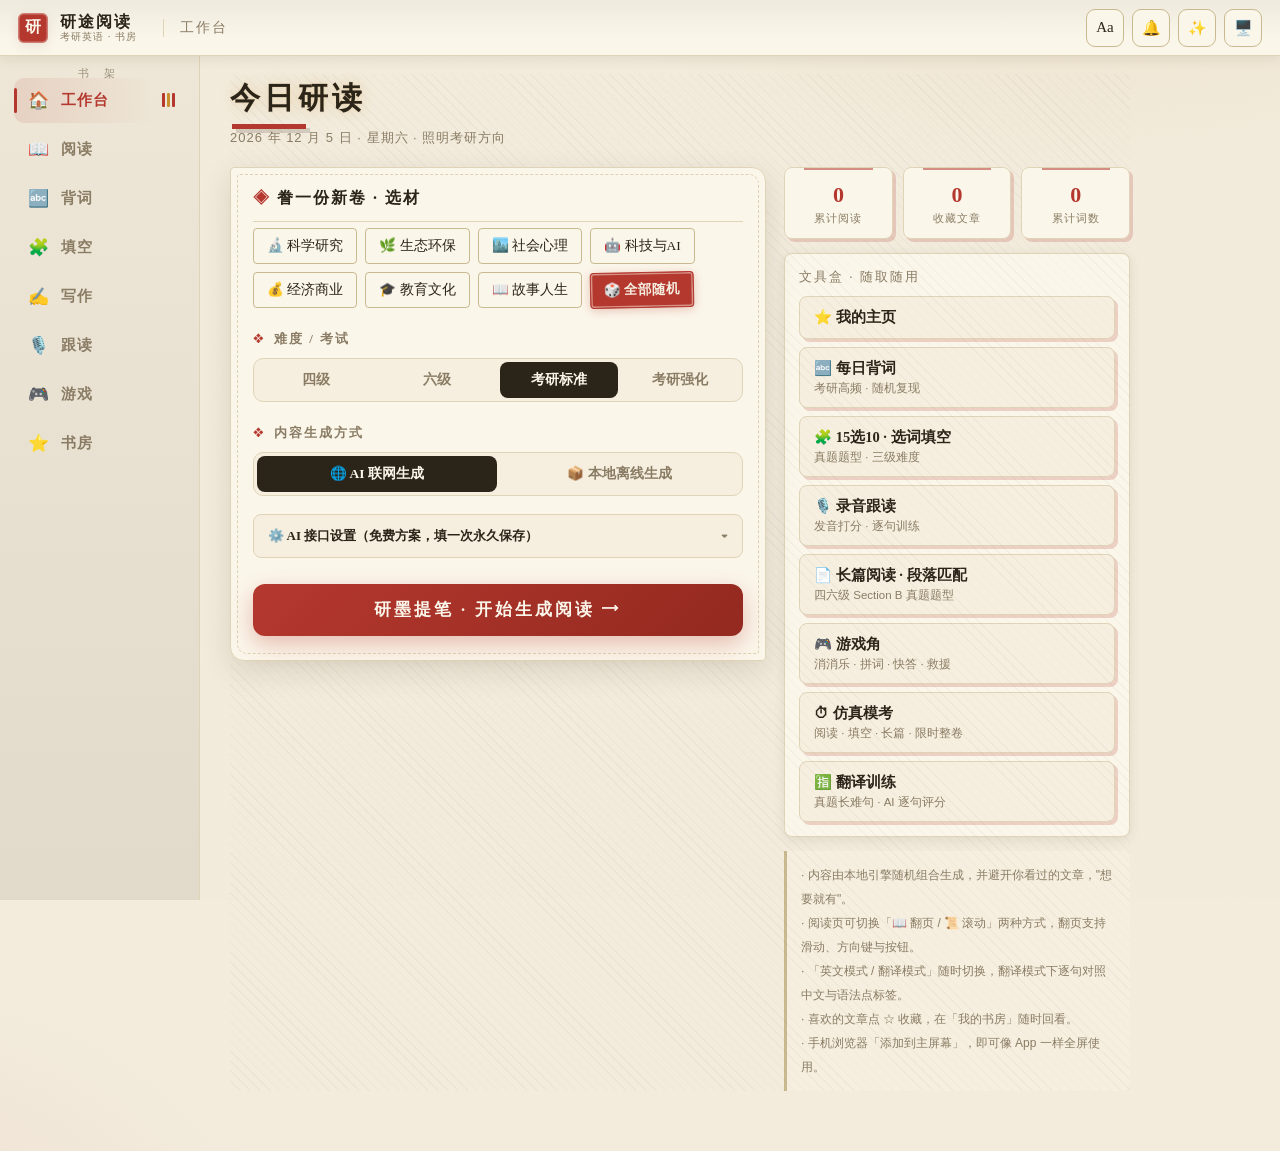
<file: index.html>
<!DOCTYPE html>
<html lang="zh-CN">
<head>
<meta charset="utf-8">
<meta name="viewport" content="width=device-width, initial-scale=1, viewport-fit=cover">
<meta name="apple-mobile-web-app-capable" content="yes">
<meta name="theme-color" content="#16130f">
<link rel="manifest" href="manifest.json">
<link rel="apple-touch-icon" href="icon-180.png">
<link rel="icon" type="image/png" sizes="192x192" href="icon-192.png">
<link rel="stylesheet" href="assets/css/app.css?v=105">
<link rel="stylesheet" href="assets/css/motion.css?v=51">
<title>研途阅读 · 考研英语阅读生成器</title>
</head>
<body class="">

<!-- 开屏动画：朱砂落墨 · 万家灯火（夜幕垂帘→墨滴落砚→城郭灯次第→雁阵掠月→题名落印→灯下赶路人→墨化谢幕；纯 CSS 播放，JS 负责移除；点击/滚轮/按键可跳过） -->
<div id="splash" aria-hidden="true">
  <div class="spMotes">
    <i style="left:6%;  width:3px;height:3px; animation-duration:4.2s; animation-delay:.2s;"></i>
    <i style="left:14%; width:2px;height:2px; animation-duration:5.1s; animation-delay:1.3s; background:rgba(201,143,45,.65);"></i>
    <i style="left:23%; width:4px;height:4px; animation-duration:3.6s; animation-delay:.7s;"></i>
    <i style="left:31%; width:2px;height:2px; animation-duration:4.8s; animation-delay:2.1s;"></i>
    <i style="left:40%; width:3px;height:3px; animation-duration:5.4s; animation-delay:.4s; background:rgba(201,143,45,.6);"></i>
    <i style="left:52%; width:2px;height:2px; animation-duration:4.1s; animation-delay:1.8s;"></i>
    <i style="left:61%; width:3px;height:3px; animation-duration:3.8s; animation-delay:.9s;"></i>
    <i style="left:70%; width:2px;height:2px; animation-duration:5.6s; animation-delay:2.4s; background:rgba(201,143,45,.65);"></i>
    <i style="left:79%; width:4px;height:4px; animation-duration:4.4s; animation-delay:.1s;"></i>
    <i style="left:88%; width:2px;height:2px; animation-duration:5.0s; animation-delay:1.5s;"></i>
    <i style="left:94%; width:3px;height:3px; animation-duration:4.6s; animation-delay:.6s;"></i>
  </div>
  <!-- 序幕：明月 + 星子 -->
  <div class="spMoon" aria-hidden="true"></div>
  <div class="spStars" aria-hidden="true">
    <i style="left:5%;  top:12%; width:2px;   height:2px;   --d:.3s;"></i>
    <i style="left:12%; top:26%; width:2.5px; height:2.5px; --d:.7s;  background:rgba(201,143,45,.9);"></i>
    <i style="left:18%; top:8%;  width:2px;   height:2px;   --d:.5s;"></i>
    <i style="left:26%; top:18%; width:2px;   height:2px;   --d:1s;"></i>
    <i style="left:33%; top:10%; width:3px;   height:3px;   --d:.4s;  background:rgba(201,143,45,.85);"></i>
    <i style="left:41%; top:22%; width:2px;   height:2px;   --d:.9s;"></i>
    <i style="left:49%; top:7%;  width:2px;   height:2px;   --d:.6s;"></i>
    <i style="left:58%; top:15%; width:2.5px; height:2.5px; --d:.8s;  background:rgba(201,143,45,.85);"></i>
    <i style="left:66%; top:9%;  width:2px;   height:2px;   --d:.5s;"></i>
    <i style="left:74%; top:20%; width:2px;   height:2px;   --d:1.1s;"></i>
    <i style="left:82%; top:12%; width:3px;   height:3px;   --d:.35s; background:rgba(201,143,45,.9);"></i>
    <i style="left:90%; top:24%; width:2px;   height:2px;   --d:.75s;"></i>
    <i style="left:95%; top:7%;  width:2px;   height:2px;   --d:.9s;"></i>
    <i style="left:22%; top:30%; width:1.5px; height:1.5px; --d:1.2s;"></i>
    <i style="left:56%; top:6%;  width:1.5px; height:1.5px; --d:.45s;"></i>
    <i style="left:63%; top:19%; width:2px;   height:2px;   --d:.55s;"></i>
    <i style="left:71%; top:5%;  width:2px;   height:2px;   --d:.7s;  background:rgba(201,143,45,.8);"></i>
    <i style="left:79%; top:26%; width:1.5px; height:1.5px; --d:.85s;"></i>
    <i style="left:87%; top:16%; width:2px;   height:2px;   --d:.5s;"></i>
    <i style="left:36%; top:29%; width:1.5px; height:1.5px; --d:.65s;"></i>
    <i style="left:15%; top:33%; width:2px;   height:2px;   --d:.95s;"></i>
    <i style="left:4%;  top:6%;  width:2px;   height:2px;   --d:.4s;  background:rgba(201,143,45,.8);"></i>
    <i style="left:9%;  top:20%; width:1.5px; height:1.5px; --d:.6s;"></i>
    <i style="left:30%; top:4%;  width:2px;   height:2px;   --d:.55s;"></i>
    <i style="left:45%; top:30%; width:1.5px; height:1.5px; --d:1s;"></i>
  </div>
  <!-- 夜空炫彩：紫气东来 · 北斗七星 · 月晕涟漪 · 流星雨 · 星尘 -->
  <div class="spAurora" aria-hidden="true">
    <i class="spAur r1"></i>
    <i class="spAur r2"></i>
    <i class="spAur r3"></i>
  </div>
  <svg class="spDipper" viewBox="0 0 440 210" aria-hidden="true">
    <path class="spDipLine" pathLength="1000" d="M60,150 L150,162 L172,88 L82,80 Z M172,88 L252,66 L336,92 L420,58"/>
    <g class="spDipStars">
      <circle class="spDipStar" style="--d:.35s"  cx="60"  cy="150" r="2.6"/>
      <circle class="spDipStar" style="--d:.5s"   cx="150" cy="162" r="3"/>
      <circle class="spDipStar" style="--d:.65s"  cx="172" cy="88"  r="3.2"/>
      <circle class="spDipStar" style="--d:.8s"   cx="82"  cy="80"  r="2.4"/>
      <circle class="spDipStar" style="--d:.95s"  cx="252" cy="66"  r="2.6"/>
      <circle class="spDipStar" style="--d:1.1s"  cx="336" cy="92"  r="3"/>
      <circle class="spDipStar" style="--d:1.25s" cx="420" cy="58"  r="2.4"/>
    </g>
  </svg>
  <i class="spMoonRipple mr1" aria-hidden="true"></i>
  <i class="spMoonRipple mr2" aria-hidden="true"></i>
  <div class="spShower" aria-hidden="true">
    <i style="--d:4.35s; --tx:-30vw; --ty:10vw; left:86%; top:7%;  --len:110px"></i>
    <i style="--d:4.5s;  --tx:-22vw; --ty:8vw;  left:70%; top:3%;  --len:80px"></i>
    <i style="--d:4.65s; --tx:-34vw; --ty:11vw; left:93%; top:13%; --len:130px"></i>
  </div>
  <div class="spSkyDust" aria-hidden="true">
    <i style="left:8%;  top:64%; --dd:26s; --dl:-4s;"></i>
    <i style="left:19%; top:82%; --dd:31s; --dl:-14s;"></i>
    <i style="left:28%; top:50%; --dd:24s; --dl:-9s;"></i>
    <i style="left:37%; top:90%; --dd:34s; --dl:-20s;"></i>
    <i style="left:46%; top:58%; --dd:28s; --dl:-2s;"></i>
    <i style="left:55%; top:76%; --dd:30s; --dl:-17s;"></i>
    <i style="left:63%; top:44%; --dd:23s; --dl:-11s;"></i>
    <i style="left:71%; top:85%; --dd:32s; --dl:-6s;"></i>
    <i style="left:79%; top:62%; --dd:27s; --dl:-22s;"></i>
    <i style="left:87%; top:38%; --dd:25s; --dl:-13s;"></i>
    <i style="left:93%; top:72%; --dd:29s; --dl:-8s;"></i>
    <i style="left:15%; top:35%; --dd:33s; --dl:-25s;"></i>
  </div>
  <!-- 夜空增彩：银河 · 亮星 · 墨云过月 · 流星 -->
  <div class="spGalaxy" aria-hidden="true"></div>
  <i class="spStarBig" aria-hidden="true"></i>
  <div class="spCloud c1" aria-hidden="true"></div>
  <div class="spCloud c2" aria-hidden="true"></div>
  <div class="spMeteor" aria-hidden="true"></div>
  <!-- 远山墨影（金线勾描山脊） -->
  <div class="spMountains" aria-hidden="true">
    <svg viewBox="0 0 1200 260" preserveAspectRatio="xMidYMax slice">
      <path class="spMtnFar" d="M0,192 Q120,118 240,164 Q340,196 430,158 Q540,104 660,152 Q760,186 860,146 Q960,112 1060,158 Q1130,182 1200,164 L1200,260 L0,260 Z"/>
      <path class="spMtnNear" d="M0,226 Q150,158 280,204 Q400,168 500,206 Q620,148 750,198 Q880,162 990,208 Q1100,178 1200,204 L1200,260 L0,260 Z"/>
      <path class="spRidge" pathLength="1000" d="M0,192 Q120,118 240,164 Q340,196 430,158 Q540,104 660,152 Q760,186 860,146 Q960,112 1060,158 Q1130,182 1200,164"/>
    </svg>
  </div>
  <!-- 雁阵掠月 -->
  <div class="spGeese" aria-hidden="true">
    <div class="spFlock">
      <svg class="spGoose" viewBox="0 0 44 18"><path d="M2,14 Q12,3 22,9 Q32,3 42,14"/></svg>
      <svg class="spGoose g2" viewBox="0 0 44 18"><path d="M2,14 Q12,3 22,9 Q32,3 42,14"/></svg>
      <svg class="spGoose g3" viewBox="0 0 44 18"><path d="M2,14 Q12,3 22,9 Q32,3 42,14"/></svg>
    </div>
  </div>
  <div class="spHint">轻触跳过</div>
  <!-- 万家灯火：古城临水，窗灯次第点亮（每一盏，都是深夜苦读的人） -->
  <div class="spCity" aria-hidden="true">
    <div class="spHorizon"></div>
    <svg class="spSkyline" viewBox="0 0 1200 240" preserveAspectRatio="xMidYMax slice">
      <defs>
        <filter id="spGlow" x="-30%" y="-30%" width="160%" height="160%">
          <feGaussianBlur stdDeviation="4"/>
        </filter>
        <linearGradient id="spWaterGrad" x1="0" y1="0" x2="0" y2="1">
          <stop offset="0" stop-color="#0e0a06"/>
          <stop offset="1" stop-color="#050302"/>
        </linearGradient>
        <linearGradient id="spReflGrad" x1="0" y1="0" x2="0" y2="1">
          <stop offset="0" stop-color="#e9b45c" stop-opacity=".5"/>
          <stop offset="1" stop-color="#e9b45c" stop-opacity="0"/>
        </linearGradient>
        <linearGradient id="spMoonReflGrad" x1="0" y1="0" x2="0" y2="1">
          <stop offset="0" stop-color="#ecd9ab" stop-opacity=".18"/>
          <stop offset="1" stop-color="#ecd9ab" stop-opacity="0"/>
        </linearGradient>
      </defs>
      <g class="spBldg">
        <!-- 左岸村舍 -->
        <rect class="spB2" x="0" y="178" width="10" height="22"/>
        <rect class="spB1" x="18" y="172" width="90" height="28"/>
        <path class="spRf" d="M10,172 Q63,146 116,172 Z"/>
        <rect class="spB2" x="28" y="158" width="70" height="14"/>
        <path class="spRf" d="M20,158 Q63,134 106,158 Z"/>
        <rect class="spB1" x="120" y="180" width="70" height="20"/>
        <path class="spRf" d="M112,180 Q155,158 198,180 Z"/>
        <rect class="spB2" x="200" y="176" width="62" height="24"/>
        <path class="spRf" d="M192,176 Q231,154 270,176 Z"/>
        <!-- 五层浮屠 -->
        <rect class="spB1" x="281" y="168" width="58" height="32"/>
        <path class="spRf" d="M272,168 Q310,146 348,168 Z"/>
        <rect class="spB2" x="287" y="154" width="46" height="14"/>
        <path class="spRf" d="M280,154 Q310,134 340,154 Z"/>
        <rect class="spB1" x="293" y="142" width="34" height="12"/>
        <path class="spRf" d="M287,142 Q310,124 333,142 Z"/>
        <rect class="spB2" x="299" y="130" width="22" height="12"/>
        <path class="spRf" d="M295,130 Q310,114 325,130 Z"/>
        <rect class="spB1" x="304" y="120" width="12" height="10"/>
        <path class="spRf" d="M301,120 Q310,106 319,120 Z"/>
        <rect class="spRf" x="308" y="100" width="4" height="10"/>
        <circle class="spRf" cx="310" cy="97" r="2.5"/>
        <!-- 城楼 -->
        <rect class="spB1" x="360" y="174" width="72" height="26"/>
        <path class="spRf" d="M352,174 Q396,150 440,174 Z"/>
        <rect class="spB1" x="445" y="180" width="140" height="20"/>
        <g class="spB2">
          <rect x="445" y="174" width="8" height="6"/><rect x="463" y="174" width="8" height="6"/>
          <rect x="481" y="174" width="8" height="6"/><rect x="499" y="174" width="8" height="6"/>
          <rect x="517" y="174" width="8" height="6"/><rect x="535" y="174" width="8" height="6"/>
          <rect x="553" y="174" width="8" height="6"/><rect x="571" y="174" width="8" height="6"/>
        </g>
        <path class="spB2" d="M500,200 Q500,182 515,182 Q530,182 530,200 Z"/>
        <rect class="spB1" x="475" y="158" width="80" height="22"/>
        <path class="spRf" d="M466,158 Q515,132 564,158 Z"/>
        <rect class="spB2" x="490" y="146" width="50" height="12"/>
        <path class="spRf" d="M482,146 Q515,124 548,146 Z"/>
        <rect class="spRf" x="513" y="134" width="4" height="12"/>
        <rect class="spB1" x="600" y="178" width="68" height="22"/>
        <path class="spRf" d="M592,178 Q634,156 676,178 Z"/>
        <!-- 河畔小楼 -->
        <rect class="spB1" x="688" y="172" width="72" height="28"/>
        <path class="spRf" d="M680,172 Q724,148 768,172 Z"/>
        <rect class="spB2" x="698" y="158" width="52" height="14"/>
        <path class="spRf" d="M690,158 Q724,136 758,158 Z"/>
        <rect class="spRf" x="736" y="150" width="6" height="8"/>
        <rect class="spB2" x="782" y="180" width="56" height="20"/>
        <path class="spRf" d="M774,180 Q810,160 846,180 Z"/>
        <!-- 钟楼 -->
        <rect class="spB1" x="858" y="170" width="58" height="30"/>
        <path class="spRf" d="M850,170 Q887,146 924,170 Z"/>
        <rect class="spB1" x="952" y="176" width="76" height="24"/>
        <path class="spRf" d="M944,176 Q990,152 1036,176 Z"/>
        <rect class="spB2" x="962" y="164" width="56" height="12"/>
        <path class="spRf" d="M956,164 Q990,144 1024,164 Z"/>
        <rect class="spB1" x="1044" y="182" width="62" height="18"/>
        <path class="spRf" d="M1036,182 Q1075,162 1114,182 Z"/>
        <rect class="spB2" x="1122" y="174" width="78" height="26"/>
        <path class="spRf" d="M1114,174 Q1161,150 1208,174 Z"/>
      </g>
      <!-- 檐角挑飞 -->
      <g class="spTips">
        <path d="M10,172 q-7,-1 -10,-7"/><path d="M116,172 q7,-1 10,-7"/>
        <path d="M466,158 q-7,-1 -10,-7"/><path d="M564,158 q7,-1 10,-7"/>
        <path d="M680,172 q-7,-1 -10,-7"/><path d="M768,172 q7,-1 10,-7"/>
        <path d="M850,170 q-7,-1 -10,-7"/><path d="M924,170 q7,-1 10,-7"/>
        <path d="M272,168 q-6,-1 -9,-6"/><path d="M348,168 q6,-1 9,-6"/>
        <path d="M1114,174 q-6,-1 -9,-6"/>
      </g>
      <!-- 水面 -->
      <rect x="0" y="200" width="1200" height="40" fill="url(#spWaterGrad)"/>
      <g class="spWaves">
        <path class="spWave" style="animation-delay:.8s" d="M40,212 q30,-3 60,0 t60,0 t60,0 t60,0"/>
        <path class="spWave" style="animation-delay:2.1s" d="M420,222 q30,-3 60,0 t60,0 t60,0"/>
        <path class="spWave" style="animation-delay:3.4s" d="M760,214 q30,-3 60,0 t60,0 t60,0 t60,0"/>
        <path class="spWave" style="animation-delay:1.5s" d="M180,231 q30,-3 60,0 t60,0 t60,0"/>
      </g>
      <!-- 灯火辉光层 -->
      <g class="spLightsGlow" filter="url(#spGlow)">
        <rect class="spWin" style="--d:.8s"  x="30"  y="180" width="7" height="10"/>
        <rect class="spWin spWinFlick" style="--d:2.0s" x="52"  y="180" width="7" height="10"/>
        <rect class="spWin" style="--d:1.2s" x="74"  y="180" width="7" height="10"/>
        <rect class="spWin" style="--d:1.5s" x="52"  y="162" width="7" height="9"/>
        <rect class="spWin" style="--d:.9s"  x="134" y="185" width="7" height="10"/>
        <rect class="spWin" style="--d:1.4s" x="162" y="185" width="7" height="10"/>
        <rect class="spWin" style="--d:1.1s" x="214" y="182" width="7" height="10"/>
        <rect class="spWin spWinFlick" style="--d:2.1s" x="238" y="182" width="7" height="10"/>
        <rect class="spWin" style="--d:.75s" x="296" y="182" width="7" height="10"/>
        <rect class="spWin" style="--d:1.3s" x="318" y="182" width="7" height="10"/>
        <rect class="spWin" style="--d:1.85s" x="305" y="158" width="7" height="8"/>
        <rect class="spWin" style="--d:1.0s" x="374" y="181" width="7" height="10"/>
        <rect class="spWin" style="--d:1.6s" x="402" y="181" width="7" height="10"/>
        <rect class="spWin" style="--d:1.15s" x="492" y="165" width="8" height="11"/>
        <rect class="spWin spWinLit" style="--d:1.95s" x="515" y="165" width="8" height="11"/>
        <rect class="spWin" style="--d:1.35s" x="538" y="165" width="8" height="11"/>
        <rect class="spWin" style="--d:1.7s" x="511" y="148" width="7" height="8"/>
        <rect class="spWin" style="--d:.85s" x="614" y="184" width="7" height="10"/>
        <rect class="spWin" style="--d:1.45s" x="642" y="184" width="7" height="10"/>
        <rect class="spWin" style="--d:1.25s" x="694" y="180" width="7" height="10"/>
        <rect class="spWin" style="--d:1.05s" x="722" y="180" width="7" height="10"/>
        <rect class="spWin spWinFlick" style="--d:1.75s" x="746" y="180" width="7" height="9"/>
        <rect class="spWin spWinLit" style="--d:2.15s" x="713" y="161" width="7" height="8"/>
        <rect class="spWin" style="--d:1.55s" x="797" y="186" width="7" height="10"/>
        <rect class="spWin" style="--d:1.9s" x="870" y="178" width="8" height="11"/>
        <rect class="spWin spWinLit" style="--d:1.65s" x="897" y="178" width="8" height="11"/>
        <rect class="spWin" style="--d:.95s" x="964" y="183" width="7" height="10"/>
        <rect class="spWin" style="--d:1.8s" x="990" y="183" width="7" height="10"/>
        <rect class="spWin" style="--d:1.3s" x="1014" y="183" width="7" height="9"/>
        <rect class="spWin" style="--d:1.5s" x="1058" y="188" width="7" height="10"/>
        <rect class="spWin spWinFlick" style="--d:2.05s" x="1082" y="188" width="7" height="10"/>
        <rect class="spWin" style="--d:1.0s" x="1140" y="182" width="7" height="10"/>
        <rect class="spWin" style="--d:1.35s" x="1172" y="182" width="7" height="10"/>
        <circle class="spLantGlow" style="--d:1.4s" cx="116" cy="183" r="6"/>
        <circle class="spLantGlow" style="--d:1.7s" cx="468" cy="168" r="6"/>
        <circle class="spLantGlow" style="--d:1.9s" cx="766" cy="178" r="6"/>
        <circle class="spLantGlow" style="--d:2.1s" cx="850" cy="177" r="6"/>
        <rect class="spMoonRefl" x="525" y="202" width="26" height="36" rx="10" fill="url(#spMoonReflGrad)"/>
      </g>
      <!-- 窗灯 -->
      <g class="spLights">
        <rect class="spWin" style="--d:.8s"  x="30"  y="180" width="7" height="10"/>
        <rect class="spWin spWinFlick" style="--d:2.0s" x="52"  y="180" width="7" height="10"/>
        <rect class="spWin" style="--d:1.2s" x="74"  y="180" width="7" height="10"/>
        <rect class="spWin" style="--d:1.5s" x="52"  y="162" width="7" height="9"/>
        <rect class="spWin" style="--d:.9s"  x="134" y="185" width="7" height="10"/>
        <rect class="spWin" style="--d:1.4s" x="162" y="185" width="7" height="10"/>
        <rect class="spWin" style="--d:1.1s" x="214" y="182" width="7" height="10"/>
        <rect class="spWin spWinFlick" style="--d:2.1s" x="238" y="182" width="7" height="10"/>
        <rect class="spWin" style="--d:.75s" x="296" y="182" width="7" height="10"/>
        <rect class="spWin" style="--d:1.3s" x="318" y="182" width="7" height="10"/>
        <rect class="spWin" style="--d:1.85s" x="305" y="158" width="7" height="8"/>
        <rect class="spWin" style="--d:1.0s" x="374" y="181" width="7" height="10"/>
        <rect class="spWin" style="--d:1.6s" x="402" y="181" width="7" height="10"/>
        <rect class="spWin" style="--d:1.15s" x="492" y="165" width="8" height="11"/>
        <rect class="spWin spWinLit" style="--d:1.95s" x="515" y="165" width="8" height="11"/>
        <rect class="spWin" style="--d:1.35s" x="538" y="165" width="8" height="11"/>
        <rect class="spWin" style="--d:1.7s" x="511" y="148" width="7" height="8"/>
        <rect class="spWin" style="--d:.85s" x="614" y="184" width="7" height="10"/>
        <rect class="spWin" style="--d:1.45s" x="642" y="184" width="7" height="10"/>
        <rect class="spWin" style="--d:1.25s" x="694" y="180" width="7" height="10"/>
        <rect class="spWin" style="--d:1.05s" x="722" y="180" width="7" height="10"/>
        <rect class="spWin spWinFlick" style="--d:1.75s" x="746" y="180" width="7" height="9"/>
        <rect class="spWin spWinLit" style="--d:2.15s" x="713" y="161" width="7" height="8"/>
        <rect class="spWin" style="--d:1.55s" x="797" y="186" width="7" height="10"/>
        <rect class="spWin" style="--d:1.9s" x="870" y="178" width="8" height="11"/>
        <rect class="spWin spWinLit" style="--d:1.65s" x="897" y="178" width="8" height="11"/>
        <rect class="spWin" style="--d:.95s" x="964" y="183" width="7" height="10"/>
        <rect class="spWin" style="--d:1.8s" x="990" y="183" width="7" height="10"/>
        <rect class="spWin" style="--d:1.3s" x="1014" y="183" width="7" height="9"/>
        <rect class="spWin" style="--d:1.5s" x="1058" y="188" width="7" height="10"/>
        <rect class="spWin spWinFlick" style="--d:2.05s" x="1082" y="188" width="7" height="10"/>
        <rect class="spWin" style="--d:1.0s" x="1140" y="182" width="7" height="10"/>
        <rect class="spWin" style="--d:1.35s" x="1172" y="182" width="7" height="10"/>
      </g>
      <!-- 窗棂 -->
      <g class="spLattice">
        <path d="M492,170 h8 M496,165 v11"/>
        <path d="M515,170 h8 M519,165 v11"/>
        <path d="M538,170 h8 M542,165 v11"/>
        <path d="M870,183 h8 M874,178 v11"/>
        <path d="M897,183 h8 M901,178 v11"/>
        <path d="M305,162 h7 M308.5,158 v8"/>
      </g>
      <!-- 灯笼 -->
      <g class="spLantG" style="--d:1.4s"><line class="spLantStr" x1="116" y1="170" x2="116" y2="179"/><circle class="spLant" cx="116" cy="183" r="4.2"/></g>
      <g class="spLantG" style="--d:1.7s"><line class="spLantStr" x1="468" y1="156" x2="468" y2="164"/><circle class="spLant" cx="468" cy="168" r="4.2"/></g>
      <g class="spLantG" style="--d:1.9s"><line class="spLantStr" x1="766" y1="170" x2="766" y2="174"/><circle class="spLant" cx="766" cy="178" r="4.2"/></g>
      <g class="spLantG" style="--d:2.1s"><line class="spLantStr" x1="850" y1="168" x2="850" y2="173"/><circle class="spLant" cx="850" cy="177" r="4.2"/></g>
      <!-- 水中倒影 -->
      <g class="spRefls">
        <rect class="spRefl" style="--d:1.7s" x="28" y="203" width="7" height="26" rx="3" fill="url(#spReflGrad)"/>
        <rect class="spRefl" style="--d:2.0s" x="160" y="203" width="7" height="22" rx="3" fill="url(#spReflGrad)"/>
        <rect class="spRefl" style="--d:2.3s" x="316" y="203" width="7" height="28" rx="3" fill="url(#spReflGrad)"/>
        <rect class="spRefl" style="--d:2.0s" x="511" y="203" width="9" height="34" rx="3" fill="url(#spReflGrad)"/>
        <rect class="spRefl" style="--d:2.5s" x="640" y="203" width="7" height="22" rx="3" fill="url(#spReflGrad)"/>
        <rect class="spRefl" style="--d:2.2s" x="720" y="203" width="7" height="30" rx="3" fill="url(#spReflGrad)"/>
        <rect class="spRefl" style="--d:2.4s" x="893" y="203" width="9" height="32" rx="3" fill="url(#spReflGrad)"/>
        <rect class="spRefl" style="--d:2.6s" x="988" y="203" width="7" height="26" rx="3" fill="url(#spReflGrad)"/>
        <rect class="spRefl" style="--d:2.5s" x="1168" y="203" width="7" height="24" rx="3" fill="url(#spReflGrad)"/>
      </g>
      <!-- 炊烟一缕 -->
      <path class="spSmoke" d="M739,150 q-7,-12 1,-24 q8,-12 3,-22"/>
    </svg>
  </div>
  <!-- 前景梅枝 -->
  <div class="spBranch" aria-hidden="true">
    <svg viewBox="0 0 320 200">
      <defs>
        <g id="spPlum">
          <ellipse cx="0" cy="-5" rx="3" ry="5.4" class="spPlumP"/>
          <ellipse cx="0" cy="-5" rx="3" ry="5.4" class="spPlumP" transform="rotate(72)"/>
          <ellipse cx="0" cy="-5" rx="3" ry="5.4" class="spPlumP" transform="rotate(144)"/>
          <ellipse cx="0" cy="-5" rx="3" ry="5.4" class="spPlumP" transform="rotate(216)"/>
          <ellipse cx="0" cy="-5" rx="3" ry="5.4" class="spPlumP" transform="rotate(288)"/>
          <circle r="1.8" class="spPlumC"/>
        </g>
      </defs>
      <path class="spTwig" stroke-width="7" d="M318,6 C300,14 292,12 276,22 C258,34 250,32 232,44"/>
      <path class="spTwig" stroke-width="4" d="M276,22 C262,30 256,44 252,58"/>
      <path class="spTwig" stroke-width="3.5" d="M232,44 C216,50 204,48 190,42"/>
      <path class="spTwig" stroke-width="3" d="M252,58 C250,70 244,78 234,84"/>
      <use href="#spPlum" transform="translate(190,42)" class="spBlossom"/>
      <use href="#spPlum" transform="translate(234,84) scale(.9)" class="spBlossom"/>
      <use href="#spPlum" transform="translate(255,60) scale(.8)" class="spBlossom"/>
      <use href="#spPlum" transform="translate(206,47) scale(.7)" class="spBlossom"/>
      <circle cx="224" cy="40" r="2.6" class="spBud"/>
      <circle cx="245" cy="70" r="2.4" class="spBud"/>
    </svg>
  </div>
  <div class="spStage">
    <div class="spHero">
      <i class="spInk"></i>
      <i class="spRipple r1"></i>
      <i class="spRipple r2"></i>
      <i class="spDrop"></i>
      <i class="spImpact"></i>
      <span class="spSplash">
        <i style="--tx:-54px;--ty:-64px;--d:.62s"></i>
        <i style="--tx:-20px;--ty:-82px;--d:.62s"></i>
        <i style="--tx:22px; --ty:-88px;--d:.63s"></i>
        <i style="--tx:58px; --ty:-66px;--d:.63s"></i>
        <i style="--tx:74px; --ty:-34px;--d:.64s"></i>
        <i style="--tx:-72px;--ty:-38px;--d:.64s"></i>
        <i style="--tx:38px; --ty:-52px;--d:.66s"></i>
        <i style="--tx:-38px;--ty:-54px;--d:.66s"></i>
      </span>
      <h1 class="spTitle"><span>研</span><span>途</span><span>阅</span><span>读</span></h1>
    </div>
    <div class="spLine"></div>
    <div class="spSub">考研英语 · 书房</div>
    <div class="spSeal"><b>研</b><b>途</b><b>阅</b><b>读</b><i class="spFlash"></i>
      <span class="spSealDust">
        <i style="--tx:-28px;--ty:-30px;--d:3.66s"></i>
        <i style="--tx:24px; --ty:-36px;--d:3.66s"></i>
        <i style="--tx:38px; --ty:-12px;--d:3.68s"></i>
        <i style="--tx:-40px;--ty:-14px;--d:3.68s"></i>
        <i style="--tx:14px; --ty:-44px;--d:3.7s"></i>
        <i style="--tx:-16px;--ty:-46px;--d:3.7s"></i>
        <i style="--tx:46px; --ty:-28px;--d:3.72s"></i>
        <i style="--tx:-46px;--ty:-32px;--d:3.72s"></i>
      </span>
    </div>
    <div class="spVerse" aria-hidden="true"><span style="--d:4.05s">每</span><span style="--d:4.15s">一</span><span style="--d:4.25s">盏</span><span style="--d:4.35s">灯</span><span style="--d:4.45s">下</span><span style="--d:4.55s">，</span><span style="--d:4.65s">都</span><span style="--d:4.75s">有</span><span style="--d:4.85s">人</span><span style="--d:4.95s">在</span><span style="--d:5.05s">赶</span><span style="--d:5.15s">路</span></div>
  </div>
  <div class="spVeil"></div>
</div>

<!-- 顶栏：题名 + 字号 + 主题 -->
<header id="topbar">
  <div class="tbSeal" aria-hidden="true">研</div>
  <div class="tbBrand"><b>研途阅读</b><span>考研英语 · 书房</span></div>
  <div class="tbTitle" id="sceneTitle">工作台</div>
  <div class="tbTools">
    <button class="inkBtn" id="fsBtn" title="正文字号">Aa</button>
    <button class="inkBtn" id="sfxBtn" title="按钮音效">🔔</button>
    <button class="inkBtn" id="fxBtn" title="动效开/关（关=省电）">✨</button>
    <button class="inkBtn" id="themeBtn" title="深色 / 浅色">🌙</button>
  </div>
</header>

<!-- 书架侧栏（宽屏）/ 底栏（窄屏） -->
<nav id="shelf">
  <button class="shelfItem on" id="shelfHome"><i>🏠</i><span>工作台</span></button>
  <button class="shelfItem" id="shelfRead"><i>📖</i><span>阅读</span></button>
  <button class="shelfItem" id="shelfWords"><i>🔤</i><span>背词</span></button>
  <button class="shelfItem" id="shelfCloze"><i>🧩</i><span>填空</span></button>
  <button class="shelfItem" id="shelfWrite"><i>✍️</i><span>写作</span></button>
  <button class="shelfItem" id="shelfSpeak"><i>🎙️</i><span>跟读</span></button>
  <button class="shelfItem" id="shelfGames"><i>🎮</i><span>游戏</span></button>
  <button class="shelfItem" id="shelfMe"><i>⭐</i><span>书房</span></button>
</nav>

<main id="stage">

  <!-- AI 生成中 -->
  <div id="aiLoad">
    <div class="aiCard">
      <div class="spin"></div>
      <b id="aiKind">AI 生成中</b>
      <div class="aiSec" id="aiSec">0s</div>
      <button id="aiCancel">取消（改用本地生成）</button>
    </div>
  </div>

  <!-- 工作台（首页） -->
  <section id="home">
    <div class="deskGreet">
      <h1>今日研读</h1>
      <p id="greetDate">—</p>
    </div>

    <div class="deskGrid">
      <!-- 左：生成卷宗 -->
      <div class="scrollBox">
        <div class="scrollHead">誊一份新卷 · 选材</div>
        <div class="chips" id="topicChips"></div>

        <div class="inkLabel">难度 / 考试</div>
        <div class="seg" id="diffSeg">
          <button data-v="cet4">四级</button>
          <button data-v="cet6">六级</button>
          <button data-v="std" class="on">考研标准</button>
          <button data-v="plus" class="">考研强化</button>
        </div>

        <div class="inkLabel">内容生成方式</div>
        <div class="seg" id="aiSeg">
          <button data-v="ai" class="on">🌐 AI 联网生成</button>
          <button data-v="local">📦 本地离线生成</button>
        </div>

        <details class="cfg" id="aiCfgBox">
          <summary>⚙️ AI 接口设置（免费方案，填一次永久保存）</summary>
          <div class="cfgNote">
            🟢 已接入 <b>WorkBuddy 云端 AI</b>：免注册、免 API Key，默认最高优先级，无需任何配置。<br>
            如需改用其他服务商：点下面任意服务商按钮（自动填好地址和模型）→
            去对应官网注册并创建 <b>API Key</b> 粘贴到密钥栏 →
            点「测试连通」。
          </div>
          <div class="cfgPresets">
            <button id="wbPreset" class="wbChip">WorkBuddy 云端 AI（免Key·默认）</button>
            <button class="aiPreset" data-u="https://open.bigmodel.cn/api/paas/v4/chat/completions" data-m="glm-4-flash">智谱GLM（免费）</button>
            <button class="aiPreset" data-u="https://api.siliconflow.cn/v1/chat/completions" data-m="Qwen/Qwen2.5-7B-Instruct">硅基流动（免费）</button>
            <button class="aiPreset" data-u="https://api.groq.com/openai/v1/chat/completions" data-m="llama-3.3-70b-versatile">Groq（免费·需国际网络）</button>
            <button class="aiPreset" data-u="https://api.deepseek.com/chat/completions" data-m="deepseek-chat">DeepSeek（超低价）</button>
            <button class="aiPreset" data-u="https://api.moonshot.cn/v1/chat/completions" data-m="moonshot-v1-8k">Kimi（送额度）</button>
            <button class="aiPreset" data-u="https://ark.cn-beijing.volces.com/api/v3/chat/completions" data-m="doubao-pro-32k">豆包（送额度）</button>
            <button class="aiPreset" data-u="https://tokenhub.tencentmaas.com/v1/chat/completions" data-m="deepseek-v4.1-flash">腾讯TokenHub（体验包）</button>
            <button class="aiPreset" data-u="https://qianfan.baidubce.com/v2/chat/completions" data-m="ernie-4.5-turbo-128k">百度千帆（文心·送额度）</button>
            <button class="aiPreset" data-u="https://openrouter.ai/api/v1/chat/completions" data-m="baidu/ernie-5.5-flash-preview:free">OpenRouter（免费·限次）</button>
            <button class="aiPreset" data-u="http://localhost:11434/v1/chat/completions" data-m="qwen2.5:7b">Ollama（离线）</button>
          </div>
          <div class="cfgNote">
            Key 获取：<b>智谱</b> bigmodel.cn（Flash 系列免费）· <b>硅基流动</b> cloud.siliconflow.cn（免费模型十几个，点「模型列表」拉取自选）· <b>DeepSeek</b> platform.deepseek.com（约1元/百万词，极便宜）· <b>Kimi</b> platform.moonshot.cn（注册送15元）· <b>豆包</b> 火山方舟 console.volcengine.com/ark（每模型每日送额度）· <b>腾讯TokenHub</b> console.cloud.tencent.com/tokenhub（聚合 DeepSeek-V4.1/GLM-5.3/Kimi 等，新人免费体验包）· <b>百度千帆</b> console.bce.baidu.com/qianfan（文心4.5-Turbo 送100万词/3个月，Lite/Speed 长期免费）· <b>OpenRouter</b> openrouter.ai（聚合多家免费模型，免费档每天约50次）。注册 → 创建 API Key → 粘贴到下方密钥栏。
          </div>
          <div style="display:flex;flex-direction:column;gap:8px;">
            <input class="aiIn" id="aiUrl" placeholder="接口地址（OpenAI 兼容 /v1/chat/completions）">
            <input class="aiIn" id="aiModel" placeholder="模型名（如 glm-4-flash / qwen2.5:7b）——可手填，或点下方「模型列表」选">
            <input class="aiIn" id="aiKey" placeholder="API Key（可空）">
            <input class="aiIn" id="aiMaxTok" inputmode="numeric" placeholder="max_tokens 输出上限（留空=服务商默认；免费档截断可填 8192）">
            <select class="aiIn" id="aiModelPick" style="display:none;" title="从服务商拉取的模型列表，选中即回填模型名"></select>
          </div>
          <div class="btnRow">
            <button id="aiSave">保存</button>
            <button id="aiTest">测试连通</button>
            <button id="aiModelBtn">📋 模型列表</button>
            <button id="epTestBtn">🔌 端点自检</button>
          </div>
          <div id="aiCfgMsg"></div>
          <div class="cfgNote">📌 指定模型后（接口地址已填）：生成只走该模型，不再竞速其他通道；模型不可用时自动回落本地引擎。选了别家的模型（如从 DeepSeek 切到 glm），保存时会自动套用对应方案的地址与 Key——模型与 API 绑定，无需手动改</div>
          <div class="cfgNote" style="margin-top:6px;">🗄 <b>方案快切</b>：点「💾 存为方案」把当前整套 API（地址+模型+Key）存为方案，之后点方案名一键整套切换，不用来回改三格</div>
          <div style="display:flex;flex-wrap:wrap;gap:6px;align-items:center;margin-top:4px;">
            <div id="providerChips" style="display:flex;flex-wrap:wrap;gap:6px;"></div>
            <button id="providerSave" style="margin-top:0;">💾 存为方案</button>
          </div>
          <div id="epTestOut" class="cfgNote" style="display:none;text-align:left;line-height:1.9;"></div>
        </details>

        <button class="brushBtn" id="genBtn">研墨提笔 · 开始生成阅读 ⟶</button>
      </div>

      <!-- 右：案头统计 + 文具 -->
      <div class="deskSide">
        <div class="statTiles">
          <div class="tile"><b id="hRead">0</b><span>累计阅读</span></div>
          <div class="tile"><b id="hFav">0</b><span>收藏文章</span></div>
          <div class="tile"><b id="hWords">0</b><span>累计词数</span></div>
        </div>
        <div class="stationery">
          <div class="stHead">文具盒 · 随取随用</div>
          <button class="stationeryItem" id="meBtn">⭐ 我的主页<span>收藏 · 历史 · 错题本</span></button>
          <button class="stationeryItem" id="wordBtn">🔤 每日背词<span>考研高频 · 随机复现</span></button>
          <button class="stationeryItem" id="clozeBtn">🧩 15选10 · 选词填空<span>真题题型 · 三级难度</span></button>
          <button class="stationeryItem" id="speakBtn">🎙️ 录音跟读<span>发音打分 · 逐句训练</span></button>
          <button class="stationeryItem" id="longReadBtn">📄 长篇阅读 · 段落匹配<span>四六级 Section B 真题题型</span></button>
          <button class="stationeryItem" id="gameBtn">🎮 游戏角<span>消消乐 · 拼词 · 快答 · 救援</span></button>
          <button class="stationeryItem" id="mockBtn">⏱ 仿真模考<span>阅读 · 填空 · 长篇 · 限时整卷</span></button>
          <button class="stationeryItem" id="transBtn">🈯 翻译训练<span>真题长难句 · AI 逐句评分</span></button>
        </div>
        <div class="deskTip">
          · 内容由本地引擎随机组合生成，并避开你看过的文章，"想要就有"。<br>
          · 阅读页可切换「📖 翻页 / 📜 滚动」两种方式，翻页支持滑动、方向键与按钮。<br>
          · 「英文模式 / 翻译模式」随时切换，翻译模式下逐句对照中文与语法点标签。<br>
          · 喜欢的文章点 ☆ 收藏，在「我的书房」随时回看。<br>
          · 手机浏览器「添加到主屏幕」，即可像 App 一样全屏使用。
        </div>
      </div>
    </div>
  </section>

  <!-- 我的主页（书房） -->
  <section id="profile">
    <div class="meHead">
      <button class="inkBtn" id="meBack">‹</button>
      <div class="meTitle">我的书房</div>
      <span class="meSlogan">每天一篇长难句，稳稳上岸</span>
    </div>
    <div class="meCard">
      <div class="avatar">🎓</div>
      <div>
        <div class="meName">考研人</div>
        <div class="meSub">照明考研方向 · 上岸必经之路</div>
      </div>
      <div class="meStats">
        <div><b id="stRead">0</b><span>累计阅读</span></div>
        <div><b id="stFav">0</b><span>收藏文章</span></div>
        <div><b id="stWords">0</b><span>累计词数</span></div>
      </div>
    </div>
    <div style="display:flex;gap:10px;margin-top:12px;flex-wrap:wrap;">
      <button class="secondary" id="btnExport" style="margin-top:0;">⬇️ 导出备份</button>
      <button class="secondary" id="btnImport" style="margin-top:0;">⬆️ 导入恢复</button>
      <button class="secondary" id="btnAnki" style="margin-top:0;">🅰 Anki 导出</button>
      <button class="secondary" id="btnCard" style="margin-top:0;">📸 打卡图</button>
      <input type="file" id="fileImport" accept=".json,application/json" style="display:none;">
    </div>
    <button class="brushBtn slim" id="pwaInstallBtn">📲 安装到手机桌面</button>
    <p class="deskTip" id="pwaInstallHint" style="margin-top:10px;">安装后桌面出现独立图标，全屏运行、支持离线，像正常 App 一样使用。</p>

    <!-- 学习数据面板（renderPanel 填充） -->
    <div id="panel"></div>

    <div class="inkLabel">我的收藏 <span class="inkHint">（点卡片回看，点星星取消）</span></div>
    <div id="favList"></div>
    <div id="favEmpty" class="empty">还没有收藏～<br>阅读时点右上角的 ☆，喜欢的文章就会保存到这里</div>

    <div class="inkLabel rowSplit"><span>浏览历史 <span class="inkHint">（点卡片回看，点 ✕ 删除）</span></span><button class="clearHist" id="clearHist">🗑 清空</button></div>
    <div id="histList"></div>
    <div id="histEmpty" class="empty">暂无浏览记录～<br>每次生成或打开的阅读都会自动记在这里</div>

    <div class="inkLabel rowSplit"><span>错题本 <span class="inkHint" id="wrongCount"></span></span><span style="display:flex;gap:6px;"><button class="clearHist" id="redoWrong">🔁 重刷</button><button class="clearHist" id="clearWrong">🗑 清空</button></span></div>
    <div id="wrongList"></div>
    <div id="wrongEmpty" class="empty">错题本还是空的～<br>阅读页点「📝 做题」，答错的题会自动收进来</div>
  </section>

  <!-- 每日背词 -->
  <section id="words">
    <div class="sceneHead">
      <button class="inkBtn" id="wBack">‹</button>
      <div class="sceneTitle">每日背词</div>
      <span class="streakChip" id="streakChip"></span>
      <div class="sceneCount" id="wCount">1 / 10</div>
    </div>
    <div class="seg" id="wordFilter" style="margin:0 2px 12px;">
      <button data-wf="all" class="on">全部</button>
      <button data-wf="cet4">四级词</button>
      <button data-wf="cet6">六级词</button>
      <button data-wf="ky">考研词</button>
    </div>
    <div class="wBarWrap"><div id="wBar"></div></div>
    <div class="wCard">
      <div id="wStudy">
        <button class="inkBtn wSpeak" id="wSpeak" title="点击发音，朗读中再点停止">🔊</button>
        <div class="wWord" id="wWord"></div>
        <div class="wIpaRow"><span class="wIpa" id="wIpa"></span></div>
        <div class="wTagWrap"><span class="wTag" id="wSrc" style="display:none;"></span> <span class="wTag" id="wTag"></span></div>
        <div class="wMeaning" id="wMeaning"></div>
        <div class="wEx" id="wEx"></div>
        <details class="wFam" id="wFam">
          <summary>📚 同根词 · 易混词 · 固定搭配</summary>
          <div class="wFamBody" id="wFamBody">（展开加载）</div>
        </details>
      </div>
      <div id="wDoneBox" style="display:none">
        <div class="wDone">🎉 本轮完成</div>
        <div class="wDoneSub" id="wDoneSub"></div>
      </div>
    </div>
    <div class="wBtns">
      <button class="wBtn reveal" id="wReveal">👀 看答案</button>
      <div class="wJudgeRow" id="wJudge" style="display:none">
        <button class="wBtn no" id="wNo">😖 不认识</button>
        <button class="wBtn ok" id="wOk">😎 认识</button>
      </div>
      <button class="wBtn again" id="wAgain" style="display:none">🔁 再来一组</button>
    </div>
    <div id="wStats"></div>
  </section>

  <!-- 阅读测试 -->
  <section id="quiz">
    <div class="sceneHead">
      <button class="inkBtn" id="qBack">‹</button>
      <div class="sceneTitle">阅读测试</div>
      <button class="inkBtn" id="qModeBtn" style="min-width:auto;padding:0 10px;font-size:12px;font-family:var(--sans);" title="切换练习/考试模式">🎓 考试</button>
      <div class="sceneCount" id="qCount">1 / 5</div>
    </div>
    <div class="wBarWrap"><div id="qBar"></div></div>
    <div class="wCard" style="text-align:left;">
      <div id="qStudy">
        <div style="margin-bottom:10px;"><span class="wTag" id="qType"></span></div>
        <p class="qStem" id="qStem"></p>
        <p class="qBody" id="qBody"></p>
        <div id="qOptions"></div>
      </div>
      <div id="qDoneBox" style="display:none">
        <div class="wDone" id="qScore"></div>
        <div class="wDoneSub" id="qDoneSub"></div>
        <div id="qReview" style="display:none"></div>
      </div>
    </div>
    <div class="wBtns">
      <div class="wJudgeRow" id="qNav" style="display:none">
        <button class="wBtn no" id="qPrev" style="display:none">‹ 上一题</button>
        <button class="wBtn ok" id="qNext" style="display:none">下一题 ›</button>
      </div>
      <button class="wBtn reveal" id="qSubmit" style="display:none">✓ 提交答案</button>
      <button class="wBtn again" id="qAgain" style="display:none">🔁 再测一组</button>
    </div>
  </section>

  <!-- 录音跟读 -->
  <section id="speak">
    <div class="sceneHead">
      <button class="inkBtn" id="spBack">‹</button>
      <div class="sceneTitle">录音跟读</div>
      <div class="sceneCount" id="spScene">☕ 咖啡店</div>
    </div>
    <div id="spNoSR" class="empty" style="display:none;margin-bottom:14px;">当前浏览器不支持语音识别（iPhone 自带 Safari、微信内置浏览器等）。<br>仍可对照原文朗读练习；发音打分请使用 Chrome / Edge 浏览器。</div>
    <div class="spHeadRow">
      <span class="inkLabel inline" id="spTotal">尚未开始朗读</span>
    </div>
    <div class="spMeter"><div id="spTotalBar"></div></div>
    <div class="clozeCard" id="spCur">
      <div class="spCurTop"><span class="who" id="spCurWho"></span><span class="sceneCount" id="spCurNo"></span></div>
      <p class="en" id="spCurEn"></p>
      <p class="cn" id="spCurCn"></p>
      <div class="spMeter" style="margin:12px 0 4px;"><div id="spTimeBar"></div></div>
      <div class="spTimeRight" id="spTime">—</div>
    </div>
    <div class="wBtns" id="spCtl" style="display:none;flex-direction:column;gap:8px;">
      <div class="wJudgeRow">
        <button class="wBtn no" id="spPauseBtn">⏸ 暂停</button>
        <button class="wBtn no" id="spReBtn">⟳ 重读本句</button>
      </div>
      <div class="wJudgeRow">
        <button class="wBtn ok" id="spDoneBtn">✓ 这句读好了</button>
        <button class="wBtn no" id="spSkipBtn">⏭ 下一句</button>
      </div>
      <button class="wBtn no" id="spEndBtn">⏹ 结束跟读</button>
    </div>
    <div class="inkLabel">全文对话（点击任意一句可重读该句）</div>
    <div class="clozeCard" id="spDialog"></div>
    <div class="spMeter"><div id="spLevel"></div></div>
    <div class="spLive" id="spLive" style="display:none;">正在聆听…</div>
    <div class="wBtns">
      <button class="wBtn reveal" id="spStart">🎙 开始逐句跟读</button>
    </div>
    <div class="wCard" id="spResult" style="display:none;"></div>
    <div class="wBtns">
      <button class="wBtn again" id="spAgain" style="display:none">🔁 再来一次</button>
      <button class="wBtn again" id="spNew" style="display:none">🔀 换一段对话</button>
    </div>
  </section>

  <!-- 15选10 选词填空 -->
  <section id="cloze">
    <div class="sceneHead">
      <button class="inkBtn" id="cBack">‹</button>
      <div class="sceneTitle">15选10 · 选词填空</div>
      <div class="sceneCount" id="cLevel">四级</div>
    </div>
    <div class="seg" id="clozeModeSeg" style="margin:2px 2px 10px;">
      <button data-v="select" class="on">四六级 · 选词填空</button>
      <button data-v="cloze1">考研一 · 完形填空</button>
    </div>
    <div class="seg" id="clozeLevel" style="margin:2px 2px 10px;">
      <button data-v="cet4" class="on">四级</button>
      <button data-v="cet6">六级</button>
      <button data-v="kao">考研</button>
    </div>
    <div class="seg" id="clozeAiSeg" style="margin:0 2px 16px;">
      <button data-v="ai">🌐 AI 生成</button>
      <button data-v="local">📦 本地离线</button>
    </div>
    <div class="clozeCard" id="clozePassage"></div>
    <div id="cloze1Stage" style="display:none;"></div>
    <div class="inkLabel" id="clzBankLabel">词库 A–O（点击选中 → 再点文中空格填入；点已填空格可取回）</div>
    <div class="clzBank" id="clzBank"></div>
    <div class="clzMeaning" id="clzMeaning"></div>
    <div class="wBtns">
      <button class="wBtn reveal" id="cSubmit">✓ 提交答案</button>
      <button class="wBtn again" id="cNew" style="display:none">🔁 换一篇</button>
    </div>
  </section>

  <!-- 长篇阅读 · 段落匹配（四六级 Section B） -->
  <section id="longread" style="display:none;">
    <div class="sceneHead">
      <button class="inkBtn" id="lrBack">‹</button>
      <div class="sceneTitle">长篇阅读 · 段落匹配</div>
      <div class="sceneCount" id="lrLevel">四级</div>
    </div>
    <div class="seg" id="lrLevelSeg" style="margin:2px 2px 14px;">
      <button data-lv="cet4" class="on">四级</button>
      <button data-lv="cet6">六级</button>
    </div>
    <div class="deskTip" style="margin:0 0 14px;">真题 Section B 题型：文后 10 个句子，请从段落中找出各自信息的出处。<span style="color:var(--cinnabar);">段首字母即段落编号</span>。</div>
    <div class="clozeCard" id="lrPassage"></div>
    <div class="inkLabel">题目 · 为每个句子选择其出处段落</div>
    <div id="lrItems"></div>
    <div class="wBtns">
      <button class="wBtn reveal" id="lrSubmit">✓ 提交答案</button>
      <button class="wBtn again" id="lrNew" style="display:none">🔁 换一篇</button>
    </div>
  </section>

  <!-- 游戏角 -->
  <section id="games">
    <div class="sceneHead">
      <button class="inkBtn" id="gmBack">‹</button>
      <div class="sceneTitle">游戏角</div>
      <span class="streakChip" id="gmBest"></span>
      <div class="sceneCount" id="gmCount"></div>
    </div>
    <div class="seg" id="gmLevelSeg" style="margin:2px 2px 10px;">
      <button data-v="all">全部词</button>
      <button data-v="cet4">四级</button>
      <button data-v="cet6">六级</button>
      <button data-v="kaoyan" class="on">考研</button>
    </div>
    <div class="seg" id="gameSeg" style="margin:2px 2px 16px;">
      <button data-v="match" class="on">🃏 消消乐</button>
      <button data-v="spell">🔤 拼词</button>
      <button data-v="rush">⚡ 快答</button>
      <button data-v="hang">🎯 救援</button>
    </div>
    <div id="gmStage"></div>
    <div id="gmStats"></div>
  </section>

  <!-- AI 作文批改 -->
  <section id="writing">
    <div class="sceneHead">
      <button class="inkBtn" id="wrBack">‹</button>
      <div class="sceneTitle">AI 作文批改</div>
      <div class="sceneCount" id="wrCount"></div>
    </div>
    <div class="seg" id="wrTypeSeg" style="margin:2px 2px 14px;">
      <button data-v="big" class="on">大作文 · 图画类</button>
      <button data-v="small">小作文 · 书信</button>
    </div>
    <div id="wrStage"></div>
  </section>

  <!-- 仿真模考 -->
  <section id="mock">
    <div class="sceneHead">
      <button class="inkBtn" id="mockBack">‹</button>
      <div class="sceneTitle">仿真模考</div>
      <span class="streakChip" id="mkTimer"></span>
      <div class="sceneCount" id="mkCount"></div>
    </div>
    <div class="wBarWrap" style="margin:0 2px 14px;"><div id="mkTimeBar"></div></div>
    <div id="mockStage"></div>
    <div id="mkReport"></div>
  </section>

  <!-- 翻译训练 -->
  <section id="trans">
    <div class="sceneHead">
      <button class="inkBtn" id="trBack">‹</button>
      <div class="sceneTitle">翻译训练</div>
      <div class="sceneCount" id="trCount"></div>
    </div>
    <p class="deskTip" style="margin:0 2px 14px;">真题题型：把文章中画线的 5 个长难句译成汉语，提交后 AI 按「信 · 达」逐句评分（每句 2 分）。</p>
    <div id="transStage"></div>
  </section>

  <div id="toast"></div>

  <!-- 阅读室（线装书） -->
  <section id="reader">
    <div class="bookCtl">
      <button class="inkBtn" id="backBtn" title="返回">‹</button>
      <div class="seg" id="modeSeg">
        <button data-v="en" class="on">英文模式</button>
        <button data-v="cn" class="">翻译模式</button>
      </div>
      <button class="inkBtn starBtn" id="favBtn" title="收藏">☆</button>
      <button class="inkBtn" id="flipBtn" title="翻页 / 滚动">📖</button>
      <button class="inkBtn" id="quizBtn" title="做题">📝</button>
      <button class="inkBtn" id="talkBtn" title="读后讨论">💬</button>
      <span class="pgCtl" id="pageCtl">
        <button class="inkBtn" id="pgPrev" title="上一页">‹</button>
        <span class="pgInd" id="pgInd">1 / 1</span>
        <button class="inkBtn" id="pgNext" title="下一页">›</button>
      </span>
      <button class="brushBtn slim inline" id="nextBtn">换一篇 ⟳</button>
      <span class="ttsCluster">
        <button class="inkBtn ttsPlayBtn" id="ttsPlay" title="朗读全文">▶</button>
        <button class="inkBtn" id="ttsStop" disabled="" title="停止">⏹</button>
        <button class="inkBtn" id="ttsRate" title="朗读语速">1x</button>
        <span class="ttsStatus" id="ttsStatus"></span>
      </span>
    </div>
    <div class="readProg" id="readProg"><div id="readProgBar"></div></div>
    <div class="meta" id="metaChips"></div>

    <h2 class="bookTitle" id="titleEn"></h2>
    <div class="titleCn" id="titleCn"></div>

    <div class="bookStage" id="bookStage">
      <div class="leaf" id="leaf">
        <article id="article"></article>
        <div class="pageFoot" id="pageFoot"></div>
      </div>
    </div>

    <details class="vocab" id="vocabBox">
      <summary>📖 本文重点词汇 <span id="vocabCount" style="color:var(--muted);font-weight:400;"></span></summary>
      <ul id="vocabList"></ul>
    </details>

    <!-- 读后 AI 讨论（💬 切换显示） -->
    <div id="talkBox" style="display:none;"></div>
  </section>

</main>

<script src="lib/workbuddy-cloud-sdk.global.js"></script>
<script src="assets/js/core.js?v=131"></script>
<script src="assets/js/book.js?v=102"></script>
<script src="assets/js/motion.js?v=51"></script>
<script src="assets/js/audio.js?v=15"></script>
<script>
/* ===== 书房外壳：导航 / 场景题名 / 统计镜像（复用 core 功能，不改变逻辑） ===== */
(function(){
  const SECS=['home','reader','profile','words','quiz','cloze','speak','longread','games','writing','mock','trans'];
  const TITLES={home:'工作台',reader:'书房 · 阅读',profile:'我的书房',words:'每日背词',quiz:'阅读测试',cloze:'完形 · 填空',speak:'跟读训练',longread:'长篇阅读',games:'游戏角',writing:'写作批改',mock:'仿真模考',trans:'翻译训练'};
  const SHELF_OF={home:'shelfHome',words:'shelfWords',cloze:'shelfCloze',profile:'shelfMe',reader:'shelfRead',quiz:'shelfRead',speak:'shelfSpeak',games:'shelfGames',writing:'shelfWrite'};
  const $id=(i)=>document.getElementById(i);

  function setActive(secId){
    const shelf=$id('shelf');
    if(!shelf) return;
    shelf.querySelectorAll('.shelfItem').forEach(t=>t.classList.toggle('on', t.id===SHELF_OF[secId]));
  }

  /* 导航按钮 */
  const go={ shelfHome:()=>showHome(), shelfWords:()=>showWords(), shelfCloze:()=>openCloze('cet4'),
            shelfSpeak:()=>showSpeak(), shelfMe:()=>showProfile(),
            shelfGames:()=>{ if(typeof showGames==='function') showGames(); },
            shelfWrite:()=>{ if(typeof showWriting==='function') showWriting(); },
            shelfRead:()=>{
              if(typeof curPassage!=='undefined' && curPassage && curPassage.titleEn){ showReader(); }
              else { showToast('书桌上还没有卷子：先在工作台「研墨提笔」生成一篇吧'); showHome(); }
            } };
  Object.keys(go).forEach(id=>{ const el=$id(id); if(el) el.addEventListener('click', go[id]); });

  /* 场景题名 + 侧栏高亮（监听 section 显示切换） */
  const obs=new MutationObserver(()=>{
    const vis=SECS.find(s=>{ const el=$id(s); return el && el.style.display!=='none'; });
    const t=$id('sceneTitle'); if(t && vis) t.textContent=TITLES[vis]||'';
    setActive(vis||'home');
    mirrorStats();
  });
  SECS.forEach(s=>{ const el=$id(s); if(el) obs.observe(el,{attributes:true,attributeFilter:['style']}); });

  /* 工作台统计镜像：书房数字变化 → 工作台磁贴同步 */
  function mirrorStats(){
    const pairs=[['stRead','hRead'],['stFav','hFav'],['stWords','hWords']];
    pairs.forEach(([from,to])=>{
      const f=$id(from), t=$id(to);
      if(f && t) t.textContent=f.textContent;
    });
  }
  const statObs=new MutationObserver(mirrorStats);
  ['stRead','stFav','stWords'].forEach(id=>{ const el=$id(id); if(el) statObs.observe(el,{characterData:true,childList:true,subtree:true}); });

  /* 工作台日期 */
  const gd=$id('greetDate');
  if(gd){
    const d=new Date();
    const wd=['日','一','二','三','四','五','六'][d.getDay()];
    gd.textContent=d.getFullYear()+' 年 '+(d.getMonth()+1)+' 月 '+d.getDate()+' 日 · 星期'+wd+' · 照明考研方向';
  }

  /* 长篇阅读入口 + 难度级别切换 */
  const lrBtn=document.getElementById('longReadBtn');
  if(lrBtn) lrBtn.addEventListener('click', function(){ if(typeof showLongRead==='function') showLongRead(); });
  /* 游戏角入口（文具盒） */
  const gmBtn=document.getElementById('gameBtn');
  if(gmBtn) gmBtn.addEventListener('click', function(){ if(typeof showGames==='function') showGames(); });
  /* 仿真模考入口（文具盒） */
  const mockBtn=document.getElementById('mockBtn');
  if(mockBtn) mockBtn.addEventListener('click', function(){ if(typeof showMock==='function') showMock(); });
  /* 翻译训练入口（文具盒） */
  const transBtn=document.getElementById('transBtn');
  if(transBtn) transBtn.addEventListener('click', function(){ if(typeof showTrans==='function') showTrans(); });
  const lrSeg=document.getElementById('lrLevelSeg');
  if(lrSeg) lrSeg.addEventListener('click', function(ev){
    const b=ev.target.closest('button'); if(!b) return;
    [...lrSeg.children].forEach(function(x){ x.classList.toggle('on', x===b); });
    if(typeof setLRLevel==='function') setLRLevel(b.dataset.lv);
  });
  const lrBackBtn=document.getElementById('lrBack');
  if(lrBackBtn) lrBackBtn.addEventListener('click', function(){ if(typeof showHome==='function') showHome(); });

  /* 背词级别筛选绑定（core 提供 bindWordFilter） */
  if(typeof bindWordFilter==='function') bindWordFilter();

  /* 数据备份：导出全部 yt_ 前缀的 localStorage / 导入恢复 */
  const expBtn=document.getElementById('btnExport');
  if(expBtn) expBtn.addEventListener('click', function(){
    try{
      const data={};
      for(let i=0;i<localStorage.length;i++){
        const k=localStorage.key(i);
        if(k.indexOf('yt_')===0) data[k]=localStorage.getItem(k);
      }
      const blob=new Blob([JSON.stringify({app:'yantu-reading',time:new Date().toISOString(),data:data},null,2)],{type:'application/json'});
      const a=document.createElement('a');
      a.href=URL.createObjectURL(blob);
      a.download='yantu-backup-'+new Date().toISOString().slice(0,10)+'.json';
      document.body.appendChild(a); a.click(); a.remove();
      showToast('⬇️ 备份已导出（'+Object.keys(data).length+' 项）');
    }catch(e){ showToast('导出失败：'+e.message); }
  });
  const impBtn=document.getElementById('btnImport');
  const fileInput=document.getElementById('fileImport');
  if(impBtn && fileInput){
    impBtn.addEventListener('click', function(){ fileInput.click(); });
    fileInput.addEventListener('change', function(){
      const f=fileInput.files && fileInput.files[0];
      if(!f) return;
      const reader=new FileReader();
      reader.onload=function(){
        try{
          /* 安全校验：仅接受本应用导出的备份；白名单键防覆盖 AI 配置（yt_aicfg 内含用户密钥，
             恶意备份可借此外传 Key），防注入 XSS 数据进收藏/历史/错题本 */
          const j=JSON.parse(reader.result);
          if(j.app!=='yantu-reading'){ showToast('导入失败：不是研途阅读的备份文件'); return; }
          const data=j.data||j;
          const SAFE_KEYS=['yt_stats','yt_words','yt_wordfilter','yt_ttsrate','yt_theme','yt_qmode',
            'yt_lrlevel','yt_gamelevel','yt_games','yt_favs','yt_history','yt_wrongbook',
            'yt_seen','yt_dseen','yt_dlast','yt_ai_read','yt_ai_cloze','yt_ai_talk','yt_ai_lr'];
          let n=0, skipped=0;
          Object.keys(data).forEach(function(k){
            if(SAFE_KEYS.indexOf(k)<0 || typeof data[k]!=='string'){ skipped++; return; }
            try{ localStorage.setItem(k, data[k]); n++; }
            catch(err){ skipped++; }   /* 单键失败（如超配额）不影响其余键 */
          });
          if(!n){ showToast('导入失败：备份里没有可恢复的数据'); return; }
          showToast('✅ 已恢复 '+n+' 项数据'+(skipped?('，跳过 '+skipped+' 项'):'')+'，即将刷新页面');
          setTimeout(function(){ location.reload(); }, 900);
        }catch(e){ showToast('导入失败：文件格式不正确'); }
      };
      reader.readAsText(f);
      fileInput.value='';
    });
  }

  /* 启动时即从本地存储填充工作台统计（原版要进过书房才显示） */
  try{
    const st=JSON.parse(localStorage.getItem('yt_stats')||'{}');
    const fv=JSON.parse(localStorage.getItem('yt_favs')||'[]');
    const set=(id,v)=>{ const el=$id(id); if(el) el.textContent=v; };
    set('hRead', st.read||0);
    set('hFav', Array.isArray(fv)?fv.length:0);
    set('hWords', (st.words||0).toLocaleString('en-US'));
  }catch(e){}
})();
</script>

</body>
</html>
</file>
<file: assets/css/app.css>
/* =====================================================
   研途阅读 · v4「书房案头」视觉系统
   布局架构：左侧书架导航 + 案头工作台 + 线装书阅读室
   配色：宣纸 / 墨色 / 朱砂 / 琥珀（夜读）
   ===================================================== */
:root{
  --fs:18px;
  --serif:"Noto Serif SC","Songti SC","STSong","SimSun",serif;
  --sans:-apple-system,BlinkMacSystemFont,"PingFang SC","Microsoft YaHei","Segoe UI",sans-serif;
  --bg:#f3ecdd;
  --bg-deep:#ece2cc;
  --paper:#fbf6ea;
  --paper-2:#f6efdf;
  --ink:#2b2418;
  --muted:#8a7c64;
  --line:#e0d4b8;
  --line-strong:#c9b98f;
  --cinnabar:#b5382f;
  --cinnabar-deep:#93291f;
  --indigo:#33566b;
  --gold:#c98f2d;
  --ok:#4a7c46;
  --bad:#b5382f;
  --warn:#c98f2d;
  --shadow:0 10px 30px rgba(70,55,25,.14);
  --shadow-sm:0 3px 12px rgba(70,55,25,.10);
  --glow:0 8px 22px rgba(181,56,47,.30);
  --noise:.045;
}
html[data-theme="dark"]{
  --bg:#16130f;
  --bg-deep:#100d0a;
  --paper:#221c13;
  --paper-2:#2a2317;
  --ink:#e8dcc2;
  --muted:#a08e6f;
  --line:#3c331f;
  --line-strong:#55462a;
  --cinnabar:#d4553f;
  --cinnabar-deep:#b23a2a;
  --indigo:#7fa2b8;
  --gold:#d4a24e;
  --ok:#7fae6d;
  --bad:#d4553f;
  --warn:#d4a24e;
  --shadow:0 12px 34px rgba(0,0,0,.5);
  --shadow-sm:0 3px 14px rgba(0,0,0,.4);
  --glow:0 8px 24px rgba(212,85,63,.28);
  --noise:.07;
}
*{box-sizing:border-box; -webkit-tap-highlight-color:transparent;}
html,body{margin:0; padding:0;}
body{
  background:
    radial-gradient(900px 500px at 85% -10%, rgba(201,143,45,.10), transparent 60%),
    radial-gradient(700px 500px at -10% 110%, rgba(181,56,47,.07), transparent 60%),
    var(--bg);
  color:var(--ink);
  font-family:var(--sans);
  -webkit-text-size-adjust:100%;
  min-height:100vh;
}
html[data-theme="dark"] body{
  background:
    radial-gradient(900px 500px at 85% -10%, rgba(212,162,78,.09), transparent 60%),
    radial-gradient(700px 500px at -10% 110%, rgba(212,85,63,.08), transparent 60%),
    var(--bg);
}
body::after{
  content:""; position:fixed; inset:0; z-index:-1; pointer-events:none; opacity:var(--noise);
  background-image:url("data:image/svg+xml,%3Csvg xmlns='http://www.w3.org/2000/svg' width='140' height='140'%3E%3Cfilter id='n'%3E%3CfeTurbulence type='fractalNoise' baseFrequency='0.85' numOctaves='2'/%3E%3C/filter%3E%3Crect width='140' height='140' filter='url(%23n)' opacity='0.5'/%3E%3C/svg%3E");
}
::selection{background:rgba(181,56,47,.22);}
::-webkit-scrollbar{width:9px;height:9px;}
::-webkit-scrollbar-thumb{background:rgba(138,124,100,.4);border-radius:99px;border:2px solid transparent;background-clip:content-box;}
::-webkit-scrollbar-track{background:transparent;}
button{font-family:inherit;}
button:focus-visible, input:focus-visible, summary:focus-visible{
  outline:2px solid var(--cinnabar); outline-offset:2px; border-radius:6px;
}

/* ---------- 顶栏 ---------- */
#topbar{
  position:fixed; top:0; left:0; right:0; z-index:80; height:56px;
  display:flex; align-items:center; gap:12px; padding:0 18px;
  background:linear-gradient(180deg, rgba(43,36,24,.06), transparent 70%), var(--paper);
  border-bottom:1px solid var(--line);
  box-shadow:var(--shadow-sm);
}
.tbSeal{
  width:30px; height:30px; flex-shrink:0;
  background:var(--cinnabar); color:#fbf6ea;
  border-radius:6px; display:flex; align-items:center; justify-content:center;
  font-family:var(--serif); font-size:16px; font-weight:700;
  box-shadow:inset 0 0 0 1.5px rgba(251,246,234,.35), var(--shadow-sm);
}
.tbBrand{display:flex; flex-direction:column; line-height:1.2; flex-shrink:0;}
.tbBrand b{font-family:var(--serif); font-size:16px; letter-spacing:2px;}
.tbBrand span{font-size:10px; color:var(--muted); letter-spacing:1px;}
.tbTitle{
  margin-left:14px; padding-left:16px; border-left:1px solid var(--line);
  font-family:var(--serif); font-size:14px; color:var(--muted); letter-spacing:2px;
  white-space:nowrap; overflow:hidden; text-overflow:ellipsis;
}
.tbTools{margin-left:auto; display:flex; gap:8px; flex-shrink:0;}

/* ---------- 书架侧栏（宽屏）/ 底栏（窄屏） ---------- */
#shelf{
  position:fixed; left:0; top:56px; bottom:0; width:200px; z-index:70;
  display:flex; flex-direction:column; gap:4px;
  padding:22px 14px; box-sizing:border-box;
  background:linear-gradient(180deg, rgba(43,36,24,.04), rgba(43,36,24,.10)), var(--paper-2);
  border-right:1px solid var(--line);
}
#shelf::before{
  content:"书 架"; position:absolute; top:10px; left:0; right:0;
  text-align:center; font-family:var(--serif); font-size:11px; letter-spacing:6px; color:var(--muted); opacity:.8;
}
.shelfItem{
  display:flex; align-items:center; gap:11px;
  border:0; background:transparent; color:var(--muted);
  padding:12px 14px; border-radius:10px; cursor:pointer;
  font-size:14.5px; font-weight:600; letter-spacing:1px;
  transition:all .15s; position:relative; text-align:left;
}
.shelfItem i{font-style:normal; font-size:17px; width:22px; text-align:center; flex-shrink:0;}
.shelfItem:hover{color:var(--ink); background:rgba(43,36,24,.05);}
.shelfItem.on{
  color:var(--cinnabar);
  background:linear-gradient(90deg, rgba(181,56,47,.12), transparent 85%);
}
.shelfItem.on::before{
  content:""; position:absolute; left:0; top:22%; bottom:22%; width:3px;
  background:var(--cinnabar); border-radius:3px;
}

/* ---------- 主舞台 ---------- */
#stage{
  margin-left:200px; padding:74px 30px 60px;
  max-width:960px;
}
@media (min-width:1240px){
  #stage{margin-left:200px; margin-right:auto;}
}

/* ---------- 通用按钮 ---------- */
.inkBtn{
  border:1px solid var(--line-strong); background:var(--paper); color:var(--ink);
  border-radius:9px; min-width:38px; height:38px; font-size:15px; cursor:pointer;
  flex-shrink:0; transition:transform .1s, background .15s;
  font-family:var(--serif);
}
.inkBtn:hover{background:var(--paper-2);}
.inkBtn:active{transform:scale(.93);}
.brushBtn{
  width:100%; margin-top:26px; border:0; border-radius:12px;
  background:linear-gradient(135deg, var(--cinnabar), var(--cinnabar-deep));
  color:#fbf6ea; font-size:16.5px; font-weight:700; letter-spacing:3px;
  padding:15px 0; cursor:pointer; box-shadow:var(--glow);
  font-family:var(--serif); transition:transform .1s, filter .15s;
}
.brushBtn:hover{filter:brightness(1.07);}
.brushBtn:active{transform:scale(.98);}
.brushBtn.slim{margin-top:12px; padding:12px 0; font-size:14px; letter-spacing:1px;}
.brushBtn.inline{width:auto; padding:9px 16px; margin-top:0; font-size:13px;}

/* ---------- 工作台 ---------- */
#home{padding-top:4px;}
.deskGreet{margin-bottom:20px;}
.deskGreet h1{
  font-family:var(--serif); font-size:30px; margin:0; letter-spacing:4px; font-weight:700;
}
.deskGreet h1::after{
  content:""; display:block; width:64px; height:3px; margin-top:10px;
  background:linear-gradient(90deg, var(--cinnabar), transparent);
}
.deskGreet p{margin:10px 0 0; color:var(--muted); font-size:13px; letter-spacing:1px;}
.deskGrid{
  display:grid; grid-template-columns:1.55fr 1fr; gap:18px; align-items:start;
}

/* 卷宗纸卷 */
.scrollBox{
  background:var(--paper); border:1px solid var(--line);
  border-radius:4px 14px 4px 14px; padding:20px 22px 24px;
  box-shadow:var(--shadow); position:relative;
}
.scrollBox::before{
  content:""; position:absolute; inset:6px; border:1px dashed var(--line-strong);
  border-radius:3px 10px 3px 10px; pointer-events:none; opacity:.6;
}
.scrollHead{
  font-family:var(--serif); font-size:16px; font-weight:700; letter-spacing:2px;
  padding-bottom:12px; margin-bottom:6px; border-bottom:1px solid var(--line);
  position:relative;
}
.scrollHead::before{content:"◈ "; color:var(--cinnabar);}

.chips{display:flex; flex-wrap:wrap; gap:8px; text-align:left;}
.chipBtn{
  border:1px solid var(--line-strong); background:transparent; color:var(--ink);
  border-radius:4px; padding:8px 13px; font-size:13.5px; cursor:pointer;
  transition:all .15s; font-family:var(--serif);
}
.chipBtn:active{transform:scale(.95);}
.chipBtn.on{
  background:var(--cinnabar); color:#f5efe0; border-color:var(--cinnabar);
  font-weight:700; transform:rotate(-1.2deg);
  box-shadow:inset 0 0 0 1.5px rgba(245,239,224,.5), 0 2px 10px rgba(181,56,47,.28);
}
.chipBtn.on:active{transform:rotate(-1.2deg) scale(.95);}

.inkLabel{
  display:flex; align-items:center; gap:8px;
  font-family:var(--serif); font-size:13px; color:var(--muted);
  margin:22px 0 10px; font-weight:700; letter-spacing:2px;
}
.inkLabel::before{content:"❖"; color:var(--cinnabar); font-size:11px;}
.inkLabel.inline{margin:0;}
.inkHint{font-weight:400; letter-spacing:0; font-size:12px;}
.rowSplit{justify-content:space-between;}

.seg{
  display:flex;background:var(--paper-2);border-radius:10px;padding:3px;gap:3px;
  border:1px solid var(--line);
}
.seg button{
  flex:1;border:0;background:transparent;color:var(--muted);
  padding:9px 0;border-radius:8px;font-size:13.5px;cursor:pointer;transition:all .15s;
  font-weight:600; font-family:var(--serif);
}
.seg button.on{background:var(--ink);color:var(--paper);font-weight:700;}

/* AI 设置卷宗 */
details.cfg{margin-top:18px;border:1px solid var(--line);border-radius:8px;
  background:var(--paper-2);padding:0 14px;}
details.cfg summary{
  cursor:pointer;padding:12px 0;font-size:13px;font-weight:700;list-style:none;
  display:flex;align-items:center;gap:7px;color:var(--ink); font-family:var(--serif);
}
details.cfg summary::-webkit-details-marker{display:none;}
details.cfg summary::after{content:"▾";margin-left:auto;color:var(--muted);transition:transform .2s;}
details.cfg[open] summary::after{transform:rotate(180deg);}
.cfgNote{font-size:12px;color:var(--muted);line-height:1.9;margin:4px 0 12px;}
.cfgPresets{display:flex;flex-wrap:wrap;gap:6px;margin-bottom:12px;}
.wbChip{border:1px solid var(--ok);background:rgba(74,124,70,.10);color:var(--ok);border-radius:4px;padding:5px 11px;font-size:12px;font-weight:700;cursor:pointer;}
.aiPreset{border:1px solid var(--line-strong);background:var(--paper);color:var(--indigo);border-radius:4px;padding:5px 11px;font-size:12px;font-weight:700;cursor:pointer;}
.aiPreset:active{transform:scale(.96);}
.aiIn{border:1px solid var(--line-strong);background:var(--paper);color:var(--ink);border-radius:6px;padding:10px 12px;font-size:13px;width:100%; font-family:var(--sans);}
.aiIn::placeholder{color:var(--muted);opacity:.7;}
.btnRow{display:flex;gap:8px;margin-top:12px;}
.btnRow button{flex:1;border:0;border-radius:6px;padding:11px 0;font-size:13.5px;font-weight:700;cursor:pointer; font-family:var(--serif);}
#aiSave{background:var(--ink);color:var(--paper);}
#aiTest{border:1px solid var(--line-strong)!important;background:var(--paper)!important;color:var(--ink)!important;}
#aiCfgMsg{font-size:12px;color:var(--muted);margin-top:10px;min-height:16px;line-height:1.7;}

/* 案头右侧 */
.deskSide{display:flex; flex-direction:column; gap:14px;}
.statTiles{
  display:grid; grid-template-columns:repeat(3,1fr); gap:10px;
}
.tile{
  background:var(--paper); border:1px solid var(--line); border-radius:8px;
  padding:14px 0 12px; text-align:center; box-shadow:var(--shadow-sm); position:relative;
}
.tile::before{content:""; position:absolute; top:0; left:18%; right:18%; height:2px; background:var(--cinnabar); opacity:.55;}
.tile b{
  font-family:var(--serif); font-size:22px; display:block; font-variant-numeric:tabular-nums; color:var(--cinnabar);
}
.tile span{font-size:11px; color:var(--muted); margin-top:3px; display:block; letter-spacing:1px;}

.stationery{
  background:var(--paper); border:1px solid var(--line); border-radius:8px;
  padding:14px; box-shadow:var(--shadow-sm);
}
.stHead{font-family:var(--serif); font-size:13px; letter-spacing:2px; color:var(--muted); margin-bottom:10px;}
.stationeryItem{
  display:flex; flex-direction:column; width:100%; text-align:left;
  border:1px solid var(--line); background:var(--paper-2); color:var(--ink);
  border-radius:8px; padding:11px 14px; margin-bottom:8px; cursor:pointer;
  font-size:14.5px; font-weight:700; transition:all .15s; font-family:var(--serif);
}
.stationeryItem:last-child{margin-bottom:0;}
.stationeryItem span{font-size:11.5px; color:var(--muted); font-weight:400; margin-top:3px; font-family:var(--sans);}
.stationeryItem:hover{border-color:var(--cinnabar); transform:translateX(3px);}
.stationeryItem:active{transform:scale(.98);}

.deskTip{
  color:var(--muted); font-size:12px; line-height:2;
  background:var(--paper-2); border-left:3px solid var(--line-strong);
  padding:12px 14px; border-radius:0 8px 8px 0;
}

/* ---------- 场景头（背词/测试/跟读/填空） ---------- */
.sceneHead{
  display:flex; align-items:center; gap:10px; margin-bottom:14px;
  padding-bottom:12px; border-bottom:1px solid var(--line);
}
.sceneTitle{font-family:var(--serif); font-size:19px; font-weight:800; letter-spacing:2px; flex:1;}
.sceneCount{font-size:13px; color:var(--muted); font-weight:700; font-variant-numeric:tabular-nums; letter-spacing:1px;}

.wBarWrap{height:5px;background:var(--line);border-radius:99px;margin:0 2px 20px;overflow:hidden;}
/* 水墨墨条（v1.12.0）：深墨渐变 + 笔锋亮端 + 内渗阴影 */
#wBar{height:100%;width:0;position:relative;
  background:linear-gradient(90deg,#141210,#3a362f 55%,#575244);
  border-radius:99px 4px 4px 99px;transition:width .35s ease;
  box-shadow:inset 0 0 5px rgba(0,0,0,.55), 0 0 0 1px rgba(212,169,79,.3), 1px 0 8px rgba(40,34,24,.3);}
#wBar::after{content:"";position:absolute;right:3px;top:14%;bottom:14%;width:7px;border-radius:99px;
  background:radial-gradient(ellipse at center,rgba(240,234,220,.55),transparent 72%);}
#qBar{height:100%;width:0;background:linear-gradient(90deg,var(--cinnabar),var(--gold));border-radius:99px;transition:width .25s;}

/* 卡片 */
.wCard{
  position:relative;background:var(--paper);border:1px solid var(--line);
  border-radius:6px 16px 6px 16px;padding:32px 22px;text-align:center;margin-bottom:18px;
  box-shadow:var(--shadow);
}
.wWord{font-family:var(--serif);font-size:42px;font-weight:700;line-height:1.2;word-break:break-word;color:var(--cinnabar);}
.wIpaRow{display:flex;align-items:center;justify-content:center;gap:10px;margin-top:12px;}
.wIpa{color:var(--muted);font-size:15px;}
.wSpeak{position:absolute;top:12px;right:12px;min-width:40px;height:40px;font-size:16px;}
.wTagWrap{margin-top:14px;}
.wTag{display:inline-block;font-size:11.5px;font-weight:600;color:var(--muted);background:var(--paper-2);border:1px solid var(--line);border-radius:3px;padding:3px 10px;margin:0 3px;}
.wMeaning{display:none;margin-top:16px;padding-top:16px;border-top:1px dashed var(--line-strong);font-size:17px;line-height:1.7;}
.wMeaning.shown{display:block;}
.wEx{display:none;margin-top:10px;font-size:14px;line-height:1.75;color:var(--muted);white-space:pre-line;text-align:left;}
.wEx.shown{display:block;}
.wBtns{margin-top:8px;}
.wJudgeRow{display:flex;gap:10px;}
.wBtn{width:100%;border:0;border-radius:10px;padding:14px 0;font-size:15.5px;font-weight:700;color:#fbf6ea;cursor:pointer;transition:transform .1s; font-family:var(--serif); letter-spacing:1px;}
.wBtn:active{transform:scale(.97);}
.wBtn.reveal,.wBtn.again{background:linear-gradient(135deg,var(--ink),#4a4030);box-shadow:var(--shadow-sm);}
.wBtn.ok{background:var(--ok);}
.wBtn.no{background:var(--bad);}
.wDone{font-size:24px;font-weight:800; font-family:var(--serif);}
.wDoneSub{color:var(--muted);font-size:13.5px;line-height:1.9;margin-top:10px;}
.qStem{font-size:15px;font-weight:700;margin:0 0 8px;}
.qBody{font-family:Georgia,"Times New Roman",var(--serif);font-size:15.5px;line-height:1.8;margin:0 0 16px;padding:12px 14px;background:var(--paper-2);border-radius:6px;}
.qOpt{display:block;width:100%;text-align:left;border:1px solid var(--line-strong);background:var(--paper);color:var(--ink);border-radius:8px;padding:12px 14px;margin-bottom:10px;font-size:14px;cursor:pointer;line-height:1.65;transition:transform .1s;}
.qOpt:active{transform:scale(.985);}
.qOpt b{margin-right:8px;color:var(--cinnabar);font-family:var(--serif);}
.qOpt.right{border-color:var(--ok);background:rgba(74,124,70,.10);}
.qOpt.wrong{border-color:var(--bad);background:rgba(181,56,47,.10);}
.qOpt:disabled{cursor:default;}
.qOpt.sel{border-color:var(--cinnabar);background:rgba(181,56,47,.10);font-weight:600;}
.qOpt.sel b{color:var(--cinnabar);}
/* 提交后逐题详解 */
.qReviewItem{
  background:var(--paper);border:1px solid var(--line);border-radius:6px 12px 6px 12px;
  padding:14px 14px 12px;margin-top:12px;text-align:left;
}
.qRevHead{display:flex;align-items:center;gap:8px;margin-bottom:8px;}
.qRevNo{font-size:12px;color:var(--muted);font-weight:700;}
.qRevRes{margin-left:auto;font-weight:800;font-size:13px;}
.qRevRes.g{color:var(--ok);}
.qRevRes.r{color:var(--bad);}
.qRevAns{
  margin-top:8px;font-size:12.5px;color:var(--muted);
  background:var(--paper-2);border-radius:6px;padding:8px 10px;line-height:1.6;
  white-space:pre-line;
}
.qExplain{display:none;margin-top:4px;padding:10px 12px;background:var(--paper-2);border-radius:6px;font-size:13px;color:var(--muted);line-height:1.8;}
.qExplain.shown{display:block;}
.wrongBody{font-size:13.5px;line-height:1.7;margin:2px 0 8px;word-break:break-word;}
.wrongAns{display:flex;flex-direction:column;gap:3px;font-size:12.5px;line-height:1.6;}
.wrongAns .bad{color:var(--bad);}
.wrongAns .good{color:var(--ok);}

/* ---------- 我的主页（书房） ---------- */
#profile{display:none;}
.meHead{display:flex;align-items:center;gap:12px;padding:0 0 16px;}
.meTitle{font-family:var(--serif);font-size:22px;font-weight:800;letter-spacing:3px;}
.meSlogan{color:var(--muted);font-size:12.5px;letter-spacing:1px;margin-left:auto;}
.meCard{
  display:flex;align-items:center;gap:16px;flex-wrap:wrap;
  background:linear-gradient(135deg, var(--ink), #463c2c);
  border-radius:8px 18px 8px 18px;padding:22px 22px;color:#f2ead6;
  box-shadow:var(--shadow); position:relative;overflow:hidden;
}
.meCard::before{
  content:"";position:absolute;inset:0;pointer-events:none;
  background:radial-gradient(320px 170px at 92% -20%, rgba(212,162,78,.22), transparent 60%);
}
.meCard .avatar{
  width:54px;height:54px;border-radius:14px;flex-shrink:0;
  background:rgba(251,246,234,.14);border:1.5px solid rgba(251,246,234,.35);
  display:flex;align-items:center;justify-content:center;font-size:27px;
}
.meName{font-family:var(--serif);font-size:19px;font-weight:800;letter-spacing:2px;}
.meSub{font-size:12.5px;opacity:.75;margin-top:4px;letter-spacing:1px;}
.meStats{margin-left:auto;display:flex;gap:22px;}
.meStats div{text-align:center;}
.meStats b{font-family:var(--serif);font-size:20px;display:block;color:var(--gold);font-variant-numeric:tabular-nums;}
.meStats span{font-size:11px;opacity:.75;margin-top:2px;display:block;}
.favCard{
  display:flex;align-items:center;gap:10px;
  background:var(--paper);border:1px solid var(--line);
  border-radius:6px 12px 6px 12px;padding:13px 14px;margin-bottom:10px;cursor:pointer;
  box-shadow:var(--shadow-sm);transition:transform .12s;
}
.favCard:active{transform:scale(.985);}
.favMain{flex:1;min-width:0;}
.favTitle{font-family:Georgia,"Times New Roman",var(--serif);font-size:15px;font-weight:700;line-height:1.45;}
.favCn{color:var(--muted);font-size:12.5px;margin-top:3px;}
.favMeta{display:flex;flex-wrap:wrap;gap:6px;margin-top:8px;}
.favMeta span{background:var(--paper-2);color:var(--muted);font-size:11px;border-radius:3px;padding:2.5px 8px;border:1px solid var(--line);}
.favStar{border:0;background:transparent;font-size:22px;color:var(--gold);cursor:pointer;flex-shrink:0;padding:2px 4px;}
.clearHist{border:1px solid var(--line-strong);background:var(--paper);color:var(--muted);border-radius:6px;font-size:11.5px;padding:5px 10px;cursor:pointer;}
.clearHist:active{transform:scale(.95);}
.histDel{border:0;background:transparent;color:var(--muted);font-size:15px;cursor:pointer;flex-shrink:0;padding:6px;}
.histDel:active{color:var(--bad);}
.empty{
  display:none; color:var(--muted); font-size:13.5px; line-height:2; text-align:center;
  padding:34px 10px; background:var(--paper-2); border-radius:8px;
  border:1px dashed var(--line-strong);
}

/* ---------- AI 生成中 ---------- */
#aiLoad{
  position:fixed;inset:0;z-index:300;display:none;align-items:center;justify-content:center;
  background:rgba(20,15,8,.62);
  -webkit-backdrop-filter:blur(8px);backdrop-filter:blur(8px);
}
.aiCard{
  background:var(--paper);border:1px solid var(--line-strong);
  border-radius:8px 18px 8px 18px;padding:26px 32px;text-align:center;
  box-shadow:var(--shadow);min-width:250px;
}
.spin{width:44px;height:44px;margin:0 auto 14px;border-radius:50%;border:4px solid var(--line);border-top-color:var(--cinnabar);animation:spR .8s linear infinite;}
@keyframes spR{to{transform:rotate(360deg)}}
.aiCard b{font-size:15px; font-family:var(--serif);}
.aiSec{color:var(--muted);font-size:13px;margin-top:4px;}
.aiCard button{margin-top:14px;border:1px solid var(--line-strong);background:var(--paper);color:var(--muted);border-radius:99px;padding:5px 14px;font-size:12px;cursor:pointer;}

/* ---------- 阅读室（线装书） ---------- */
#reader{display:none;}
.bookCtl{
  display:flex;align-items:center;gap:8px;flex-wrap:wrap;
  padding:10px 12px;margin:0 0 14px;
  background:var(--paper);border:1px solid var(--line);border-radius:8px;
  box-shadow:var(--shadow-sm);
}
.bookCtl .seg{flex:1;min-width:150px;max-width:220px;}
.bookCtl .seg button{padding:7px 0;font-size:12.5px;}
.starBtn.on{color:var(--gold);border-color:var(--gold);background:rgba(201,143,45,.14);}
.pgCtl{display:none;align-items:center;gap:8px;margin-left:auto;}
body.flip-on .bookCtl .pgCtl{display:flex;}
.pgInd{font-size:13px;color:var(--muted);font-weight:700;font-variant-numeric:tabular-nums;letter-spacing:1px;min-width:64px;text-align:center; font-family:var(--serif);}
.ttsCluster{display:flex;align-items:center;gap:6px;}
.ttsPlayBtn{min-width:44px;}
.ttsStatus{font-size:11.5px;color:var(--muted);max-width:150px;overflow:hidden;text-overflow:ellipsis;white-space:nowrap;}

.meta{display:flex;flex-wrap:wrap;gap:8px;margin:0 0 4px;}
.meta span{
  background:var(--paper-2);color:var(--muted);border:1px solid var(--line);
  border-radius:3px;font-size:12px;padding:3px 10px;font-weight:600;
}

h2.bookTitle{
  font-family:Georgia,"Times New Roman",var(--serif);
  font-size:26px;line-height:1.5;margin:14px 0 2px;text-align:left;letter-spacing:.2px;
}
.titleCn{color:var(--muted);font-size:14px;margin-bottom:6px;display:none;letter-spacing:1px;}
body.mode-cn .titleCn{display:block;}

.bookStage{position:relative;margin-top:10px;}
body.flip-on .bookStage{
  perspective:1700px;
  overflow:hidden;
  border-radius:6px;
  touch-action:pan-y;
}
body.flip-on .leaf{
  position:absolute; inset:0; overflow:hidden;
  background:var(--paper);
  border:1px solid var(--line-strong);
  border-radius:4px;
  padding:26px 30px 48px;
  box-shadow:var(--shadow), inset 0 0 70px rgba(120,90,40,.07);
}
body.flip-on .leaf::before{  /* 线装书脊装饰线 */
  content:""; position:absolute; left:14px; top:10px; bottom:10px; width:1px;
  background:linear-gradient(180deg, transparent, var(--line-strong) 12%, var(--line-strong) 88%, transparent);
  opacity:.5; pointer-events:none;
}
body.flip-on article{margin-top:0;}
body.flip-on .para{margin-bottom:20px;}
body.flip-on .para:last-child{margin-bottom:0;}
body.flip-on .para.tts-on{background:rgba(181,56,47,.09);}
body:not(.flip-on) .pageFoot{display:none;}
.pageFoot{
  position:absolute;right:22px;bottom:14px;
  font-size:11.5px;color:var(--muted);letter-spacing:2px;
  font-family:var(--serif);font-variant-numeric:tabular-nums;
}
body.flip-on .pageFoot::before{content:"— ";opacity:.6;}
body.flip-on .pageFoot::after{content:" —";opacity:.6;}

/* 翻页动画层 */
.flipWrap{
  position:absolute;inset:0;z-index:6;
  transform-origin:left center;
  transform-style:preserve-3d;
  pointer-events:none;
  will-change:transform;
}
.flipClone{
  position:absolute;inset:0;overflow:hidden;
  background:var(--paper);
  border:1px solid var(--line-strong);border-radius:4px;
  padding:26px 30px 48px;
  backface-visibility:hidden;-webkit-backface-visibility:hidden;
  box-shadow:var(--shadow);
}
.flipBack{
  position:absolute;inset:0;
  transform:rotateY(180deg);
  backface-visibility:hidden;-webkit-backface-visibility:hidden;
  border-radius:4px;
  background:
    repeating-linear-gradient(0deg, rgba(120,90,40,.03) 0 2px, transparent 2px 4px),
    linear-gradient(105deg, #e7dcc2 0%, #ddd0b0 100%);
}
html[data-theme="dark"] .flipBack{
  background:
    repeating-linear-gradient(0deg, rgba(255,255,255,.02) 0 2px, transparent 2px 4px),
    linear-gradient(105deg, #191510 0%, #131009 100%);
}

article{
  font-family:Georgia,"Times New Roman","Songti SC","SimSun",serif;
  font-size:var(--fs);line-height:1.9;text-align:left;margin-top:12px;
}
.para{margin-bottom:44px;cursor:pointer;transition:background .2s;border-radius:8px;}
body:not(.mode-cn) .sent{display:inline;}
body:not(.mode-cn) .sent .en{display:inline;}
body:not(.mode-cn) .sent::after{content:" ";}
body.mode-cn .sent{margin:0 0 14px;}
.para.tts-on{
  background:rgba(181,56,47,.08);
  padding:10px 12px;margin-left:-12px;margin-right:-12px;
}
body.flip-on .para.tts-on{padding:8px 10px;margin-left:-10px;margin-right:-10px;}
.sent{margin:0 0 16px;}
.sent:last-child{margin-bottom:0;}
.sent .en{margin:0;}
.cnwrap{display:none;margin-top:7px;}
body.mode-cn .cnwrap{display:block;}
.sent .cn{
  margin:0;color:var(--muted);font-size:.9em;line-height:1.75;
  font-family:var(--sans);
}
.gtag{
  display:inline-block;margin-top:6px;font-size:11px;font-weight:600;color:var(--cinnabar);
  background:rgba(181,56,47,.08);border:1px solid rgba(181,56,47,.22);
  border-radius:3px;padding:2px 8px;
  font-family:var(--sans);
}

details.vocab{
  margin:26px 0 10px;border:1px solid var(--line);border-radius:6px 12px 6px 12px;
  background:var(--paper);padding:0 16px;box-shadow:var(--shadow-sm);
}
details.vocab summary{
  cursor:pointer;padding:13px 0;font-size:14.5px;font-weight:700;list-style:none;
  display:flex;align-items:center;gap:8px; font-family:var(--serif);
}
details.vocab summary::-webkit-details-marker{display:none;}
details.vocab ul{margin:0 0 14px;padding:0;list-style:none;}
details.vocab li{
  display:flex;justify-content:space-between;gap:14px;
  padding:9px 0;border-top:1px dashed var(--line);font-size:14px;
}
details.vocab li b{font-family:Georgia,serif;font-weight:600;}
details.vocab li span{color:var(--muted);text-align:right;}

/* ---------- 15选10 ---------- */
#cloze{display:none;}
.clozeCard{
  background:var(--paper);border:1px solid var(--line-strong);border-radius:6px 14px 6px 14px;
  padding:18px 20px;font-family:Georgia,"Times New Roman",var(--serif);font-size:16px;line-height:2.1;
  text-align:left;margin-bottom:14px;box-shadow:var(--shadow-sm);
}
.clozeCard p{margin:0 0 14px;}
.clz{display:inline-block;min-width:58px;margin:0 4px;padding:0 6px;border-bottom:2px solid var(--cinnabar);text-align:center;font-weight:600;font-family:var(--sans);}
.clz i{font-style:normal;color:var(--cinnabar);font-size:.8em;}
.clz.sel{background:rgba(181,56,47,.10);}
.clz.ok{border-color:var(--ok);color:var(--ok);}
.clz.bad{border-color:var(--bad);color:var(--bad);}
.clz s{color:var(--bad);margin-right:5px;font-weight:500;}
.clz .cw{color:var(--ok);}
.clzBank{display:flex;flex-wrap:wrap;gap:8px;}
.clzChip{border:1px solid var(--line-strong);background:var(--paper);color:var(--ink);border-radius:5px;padding:8px 11px;font-size:14px;cursor:pointer;font-family:Georgia,serif;box-shadow:var(--shadow-sm);transition:transform .1s;}
.clzChip:active{transform:scale(.94);}
.clzChip b{color:var(--cinnabar);margin-right:6px;font-family:var(--sans);}
.clzChip.sel{border-color:var(--cinnabar);background:rgba(181,56,47,.10);}
.clzChip.used{opacity:.4;}
.clzMeaning{display:none;margin-top:10px;font-size:13.5px;color:var(--muted);background:var(--paper-2);border-radius:6px;padding:10px 13px;line-height:1.7;}
.clzMeaning.shown{display:block;}
.clzMeaning b{color:var(--cinnabar);font-family:Georgia,serif;}

/* ---------- 录音跟读 ---------- */
#speak{display:none;}
.spHeadRow{display:flex;align-items:center;justify-content:space-between;margin:2px 0 6px;}
.spMeter{height:7px;background:var(--line);border-radius:99px;margin:2px 0 12px;overflow:hidden;}
#spLevel{height:100%;width:0;background:linear-gradient(90deg,var(--gold),var(--ok));border-radius:99px;transition:width .08s;}
#spTotalBar{height:100%;width:0;background:linear-gradient(90deg,var(--cinnabar),var(--gold));border-radius:99px;transition:width .25s;}
.spCurTop{display:flex;justify-content:space-between;align-items:center;}
.spCurEn{font-family:Georgia,'Times New Roman',var(--serif);font-size:19px;line-height:1.9;margin:8px 0 6px;}
.spCurCn{color:var(--muted);font-size:13.5px;margin:0;}
.spTimeRight{text-align:right;font-size:12px;color:var(--muted);}
.dl{padding:10px 0;border-bottom:1px dashed var(--line);}
.dl:last-child{border-bottom:0;}
.dl .who{display:inline-block;font-size:11.5px;font-weight:600;color:var(--cinnabar);background:rgba(181,56,47,.08);border-radius:3px;padding:2px 9px;margin-bottom:4px;font-family:var(--sans);}
.dl .en{margin:4px 0 0;font-family:Georgia,serif;font-size:16px;line-height:1.7;}
.dl .cn{margin:4px 0 0;color:var(--muted);font-size:13px;line-height:1.7;}
.dl.hit .en{color:var(--ok);}
.dl.miss .en{color:var(--ink);}
.spLive{min-height:20px;font-size:13px;color:var(--muted);background:var(--paper-2);border-radius:6px;padding:8px 12px;margin-bottom:12px;font-style:italic;}
.spScore{text-align:center;padding:6px 0 2px;}
.spScore b{font-size:44px;font-family:Georgia,serif;color:var(--cinnabar);}
.spScore small{display:block;color:var(--muted);font-size:13px;margin-top:4px;}
.spDims{display:grid;grid-template-columns:repeat(3,1fr);gap:8px;margin:14px 0 8px;}
.spDims div{background:var(--paper-2);border-radius:6px;padding:10px 0;text-align:center;border:1px solid var(--line);}
.spDims b{display:block;font-size:17px;}
.spDims span{font-size:11.5px;color:var(--muted);}
.spLine{display:flex;justify-content:space-between;gap:10px;padding:7px 0;border-top:1px dashed var(--line);font-size:13px;}
.spLine .t{flex:1;font-family:Georgia,serif;}
.spLine .p{font-weight:700;}
.spLine .p.g{color:var(--ok);} .spLine .p.y{color:var(--warn);} .spLine .p.r{color:var(--bad);}
audio.spRec{width:100%;margin-top:10px;}
.cnT{display:block;color:var(--muted);font-size:.88em;line-height:1.8;margin-top:8px;padding-top:8px;border-top:1px dashed var(--line);font-family:var(--sans);}
#wStats{text-align:center;color:var(--muted);font-size:12.5px;margin-top:16px;}

/* ---------- 背词/测试隐藏 ---------- */
#words{display:none;}
#quiz{display:none;}

/* ---------- 提示气泡 ---------- */
#toast{
  position:fixed;left:50%;bottom:calc(88px + env(safe-area-inset-bottom));transform:translateX(-50%);
  background:rgba(30,24,14,.94);color:#f2ead6;font-size:13.5px;
  padding:10px 19px;border-radius:6px;z-index:120;
  box-shadow:0 10px 30px rgba(0,0,0,.3); border:1px solid rgba(201,143,45,.3);
  opacity:0;visibility:hidden;pointer-events:none;
  transition:opacity .25s, visibility .25s;white-space:nowrap;max-width:92vw;
  overflow:hidden;text-overflow:ellipsis;
}
#toast.show{opacity:1;visibility:visible;}
.hide{display:none !important;}

/* ---------- 窄屏（手机）：书架变底栏 ---------- */

/* ---------- 翻页进度线 ---------- */
.readProg{height:3px;background:var(--chip);border-radius:99px;margin:0 2px 8px;overflow:hidden;}
#readProgBar{height:100%;width:0;background:linear-gradient(90deg,var(--gold),var(--cinnabar));border-radius:99px;transition:width .25s;}



/* ---------- 词形还原 ---------- */
.wpBase{margin-top:4px;font-size:11px;color:var(--muted);}

  @media (max-width:979px){
  #shelf{
    left:0; right:0; top:auto; bottom:0; width:auto; height:auto;
    flex-direction:row; gap:2px; padding:6px 8px calc(6px + env(safe-area-inset-bottom));
    border-right:0; border-top:1px solid var(--line);
    background:var(--paper);
    box-shadow:0 -6px 24px rgba(70,55,25,.12);
  }
  #shelf::before{display:none;}
  .shelfItem{
    flex:1; flex-direction:column; gap:2px; padding:7px 0 5px;
    font-size:10px; letter-spacing:.5px; border-radius:8px; justify-content:center;
  }
  .shelfItem i{width:auto; font-size:17px;}
  .shelfItem.on::before{left:22%; right:22%; top:auto; bottom:0; width:auto; height:2.5px;}
  #stage{margin-left:0; padding:70px 16px calc(86px + env(safe-area-inset-bottom));}
  .deskGrid{grid-template-columns:1fr;}
  .meStats{margin-left:0; width:100%; justify-content:space-between;}
  .tbTitle{display:none;}
  .tbBrand span{display:none;}
  .bookCtl .seg{min-width:120px;}
  #toast{bottom:calc(80px + env(safe-area-inset-bottom));}
}
@media (max-width:420px){
  #stage{padding-left:12px;padding-right:12px;}
  .deskGreet h1{font-size:24px;}
  body.flip-on .leaf{padding:18px 18px 42px;}
  .flipClone{padding:18px 18px 42px;}
  .meSlogan{display:none;}
}
@media (prefers-reduced-motion:reduce){
  *{animation-duration:.01s !important; transition-duration:.01s !important;}
}

/* ---------- 点词查词弹层 ---------- */
.wordPop{
  position:fixed;z-index:220;width:262px;
  background:var(--paper);border:1px solid var(--line-strong);border-radius:6px 14px 6px 14px;
  padding:14px;box-shadow:var(--shadow);color:var(--ink);
  animation:wpIn .18s ease both;
}
@keyframes wpIn{from{opacity:0;transform:translateY(6px);}to{opacity:1;transform:none;}}
.wpWord{font-family:Georgia,serif;font-size:20px;font-weight:700;color:var(--cinnabar);}
.wpIpa{font-size:12.5px;color:var(--muted);margin-left:8px;font-weight:400;}
.wpTags{margin-top:6px;font-size:10.5px;color:var(--muted);letter-spacing:.5px;}
.wpMeaning{margin-top:8px;font-size:14px;line-height:1.6;}
.wpEx{margin-top:8px;font-size:12px;color:var(--muted);line-height:1.6;background:var(--paper-2);border-radius:6px;padding:7px 9px;}
.wpBtns{display:flex;gap:8px;margin-top:10px;}
.wpBtn{flex:1;border:1px solid var(--line-strong);background:var(--paper-2);color:var(--ink);
  border-radius:8px;padding:7px 0;font-size:12.5px;cursor:pointer;font-weight:600;}
.wpBtn:hover{border-color:var(--cinnabar);}

/* ---------- 难度芯片 ---------- */
.metaDiff{border-color:rgba(201,143,45,.45)!important;color:var(--gold)!important;}

/* ---------- 连续打卡 ---------- */
.streakChip{
  font-size:11px;font-weight:700;color:var(--gold);
  background:rgba(201,143,45,.12);border:1px solid rgba(201,143,45,.35);
  border-radius:999px;padding:3px 10px;white-space:nowrap;
}

/* ---------- 长篇阅读 · 段落匹配 ---------- */
.lrPara{margin:0 0 16px;position:relative;padding-left:40px;}
.lrLetter{
  position:absolute;left:0;top:2px;
  width:24px;height:24px;display:flex;align-items:center;justify-content:center;
  background:var(--paper-2);border:1px solid var(--line-strong);border-radius:6px;
  font-family:var(--serif);font-size:13px;font-weight:700;color:var(--muted);
}
.lrPara.lrAnswer{background:rgba(74,124,70,.10);border-radius:10px;box-shadow:inset 0 0 0 1px rgba(74,124,70,.35);}
.lrPara.lrAnswer .lrLetter{background:var(--ok);color:#fbf6ea;border-color:var(--ok);}
.lrItem{
  display:flex;align-items:flex-start;gap:12px;flex-wrap:wrap;
  background:var(--paper);border:1px solid var(--line);border-radius:6px 12px 6px 12px;
  padding:12px 14px;margin-bottom:10px;box-shadow:var(--shadow-sm);
}
.lrStmt{flex:1;min-width:240px;font-size:14.5px;line-height:1.7;}
.lrStmt b{color:var(--cinnabar);font-family:var(--serif);margin-right:4px;}
.lrSel{
  border:1px solid var(--line-strong);background:var(--paper-2);color:var(--ink);
  border-radius:8px;padding:7px 10px;font-size:14px;font-weight:700;cursor:pointer;
  font-family:var(--serif);min-width:86px;
}
.lrSel:focus{outline:2px solid var(--accent);outline-offset:1px;}
.lrOK{border-left:3px solid var(--ok)!important;}
.lrNO{border-left:3px solid var(--bad)!important;}

@media (max-width:979px){
  .bookCtl{row-gap:7px;padding:8px 10px;}
  .bookCtl .inkBtn{min-width:34px;height:34px;}
  .bookCtl .seg button{padding:7px 0;}
  .bookCtl .ttsBtn{padding:7px 12px;font-size:12.5px;}
  .meta{gap:5px;}
  .meta span{font-size:11px;padding:3px 8px;}
  .readProg{margin-bottom:6px;}
}
body.flip-on .para{margin-bottom:26px;}

/* =====================================================
   开屏动画 ·「朱砂落墨 · 万家灯火」长版（约 7.2s）
   夜幕垂帘(明月/星子/远山金线) → 墨滴落砚(闪光+墨花) →
   城郭浮起·灯次第 → 雁阵掠月 → 题名逐字 → 印章盖下(印泥飞尘) →
   尾句「每一盏灯下，都有人在赶路」 → 墨晕吞幕谢幕
   纯 CSS 播放（结尾 fill-forwards 自行隐藏，JS 只负责移除节点）；
   点击 / 滚轮 / 按键跳过；prefers-reduced-motion 直接关闭
   ===================================================== */
#splash{
  position:fixed; inset:0; z-index:999;
  background:
    radial-gradient(1100px 640px at 50% 30%, #201a10, #14100b 62%, #0d0a06);
  overflow:hidden;
  cursor:pointer;
  animation:spExit .75s cubic-bezier(.5,.05,.75,.4) 6.45s forwards,
            spFree 0s linear 6.45s forwards;
}
body.splash-lock{overflow:hidden;}
@keyframes spExit{
  0%{opacity:1; filter:blur(0); transform:scale(1);}
  100%{opacity:0; visibility:hidden; filter:blur(12px); transform:scale(1.06);}
}
@keyframes spFree{to{pointer-events:none; visibility:hidden;}}
/* 跳过：停掉全部子动画，整幕淡出 */
#splash.spSkip, #splash.spSkip *{animation:none !important; transition:none !important;}
#splash.spSkip{
  opacity:0; visibility:hidden; pointer-events:none;
  transition:opacity .35s ease, visibility 0s .35s;
}
@media (prefers-reduced-motion:reduce){
  #splash{display:none;}
}
#splash::after{ /* 暗角（压过舞台，低于墨幕） */
  content:""; position:absolute; inset:0; z-index:40; pointer-events:none;
  background:radial-gradient(120% 90% at 50% 42%, transparent 55%, rgba(0,0,0,.55));
}
.spStage{
  position:relative; z-index:7; width:100%; height:100%;
  display:flex; flex-direction:column; align-items:center; justify-content:center;
  animation:spShake .3s ease 3.4s;
}
@keyframes spShake{
  0%,100%{transform:translate(0,0);}
  25%{transform:translate(-3px,2px);}
  50%{transform:translate(3px,-2px);}
  75%{transform:translate(-2px,-1px);}
}
/* —— 序幕：夜幕垂帘 —— */
.spHero{
  position:relative; display:flex;
  animation:spHeroPush 7.2s cubic-bezier(.2,.6,.3,1) forwards;
}
@keyframes spHeroPush{0%{transform:scale(1.035);}100%{transform:scale(1);}}
.spMoon{ /* 明月东升 */
  position:absolute; left:50%; top:15%; z-index:0;
  width:11vmin; height:11vmin; margin-left:-30vmin;
  border-radius:50%;
  background:
    radial-gradient(circle at 62% 30%, rgba(176,146,98,.30) 0 16%, transparent 28%),
    radial-gradient(circle at 34% 58%, rgba(176,146,98,.24) 0 11%, transparent 22%),
    radial-gradient(circle at 55% 72%, rgba(176,146,98,.20) 0 7%, transparent 16%),
    radial-gradient(circle at 42% 38%, #f7ead0, #ecd9ab 58%, #d9bd82);
  box-shadow:0 0 34px rgba(236,217,171,.42), 0 0 92px rgba(236,217,171,.22), 0 0 170px rgba(236,217,171,.1);
  opacity:0; transform:translateY(9vh) scale(.92);
  animation:spMoon 2.4s cubic-bezier(.16,.6,.3,1) .1s forwards;
}
@keyframes spMoon{to{opacity:1; transform:translateY(0) scale(1);}}
.spMoon::after{ /* 月晕，缓慢呼吸 */
  content:""; position:absolute; inset:-16px; border-radius:50%;
  border:1px solid rgba(236,217,171,.18); opacity:0;
  animation:spHalo 4s ease-in-out 1.6s infinite;
}
@keyframes spHalo{0%,100%{opacity:.35; transform:scale(1);} 50%{opacity:.75; transform:scale(1.06);}}
.spStars{position:absolute; inset:0 0 40% 0; z-index:0; pointer-events:none;}
.spStars i{
  position:absolute; border-radius:50%; background:#e8d9b4;
  opacity:0;
  animation:spStarIn .6s ease var(--d,.6s) forwards,
            spTwinkle 3.4s ease-in-out calc(var(--d,.6s) + 1.2s) infinite;
}
@keyframes spStarIn{to{opacity:1;}}
@keyframes spTwinkle{0%,100%{opacity:1;} 50%{opacity:.28;}}
.spMountains{ /* 远山墨影，自下浮起 */
  position:absolute; left:0; right:0; bottom:0; z-index:0;
  height:clamp(200px, 32vh, 330px); pointer-events:none;
  opacity:0; transform:translateY(30px);
  animation:spMtnIn 1.8s cubic-bezier(.2,.6,.3,1) .55s forwards;
}
.spMountains::after{ /* 山脚雾霭：隔开山影与城郭，水墨留白 */
  content:""; position:absolute; left:0; right:0; bottom:0; height:46%;
  background:linear-gradient(180deg, transparent 0%, rgba(216,184,122,.10) 38%, rgba(190,64,44,.08) 62%, rgba(9,6,4,.55) 100%);
}
@keyframes spMtnIn{to{opacity:1; transform:translateY(0);}}
.spMtnFar{fill:#2e2414; opacity:.95;}
.spMtnNear{fill:#1c150c;}
.spRidge{ /* 金线勾描山脊，一笔画就 */
  fill:none; stroke:rgba(201,143,45,.6); stroke-width:1.6;
  stroke-dasharray:1000; stroke-dashoffset:1000;
  animation:spRidgeDraw 2.4s cubic-bezier(.4,.2,.3,1) .8s forwards;
}
@keyframes spRidgeDraw{to{stroke-dashoffset:0;}}
.spGeese{ /* 雁阵掠月 */
  position:absolute; top:12%; left:0; width:100%; z-index:4; pointer-events:none;
  opacity:0; animation:spFade .5s ease 1.1s forwards;
}
.spFlock{
  display:flex; align-items:flex-end; gap:1.6vmin;
  transform:translateX(-16vw);
  animation:spFly 3.4s linear 1.3s forwards;
}
@keyframes spFly{to{transform:translateX(114vw);}}
.spGoose{width:clamp(20px, 3vmin, 30px); height:auto;}
.spGoose path{
  stroke:#8a734e; stroke-width:2.4; fill:none; stroke-linecap:round;
  transform-box:fill-box; transform-origin:50% 82%;
  animation:spFlap .8s ease-in-out infinite alternate;
}
@keyframes spFlap{from{transform:scaleY(.45);} to{transform:scaleY(1.12);}}
.spGeese .g2{margin-top:10px; opacity:.85; width:clamp(17px, 2.6vmin, 26px);}
.spGeese .g3{margin-top:16px; opacity:.7;  width:clamp(14px, 2.2vmin, 22px);}
.spHint{ /* 跳过提示 */
  position:absolute; right:18px; bottom:16px; z-index:40; pointer-events:none;
  font-family:var(--serif); font-size:11px; letter-spacing:.3em; text-indent:.3em;
  color:rgba(216,184,122,.4); opacity:0;
  animation:spFade .8s ease 1.4s forwards;
}
/* —— 夜空增彩 —— */
.spGalaxy{ /* 银河斜贯 */
  position:absolute; left:-18%; top:2%; width:140%; height:36%; z-index:0;
  transform:rotate(-13deg); pointer-events:none; filter:blur(6px);
  background:
    radial-gradient(30% 24% at 35% 46%, rgba(233,205,166,.17), transparent 70%),
    radial-gradient(55% 42% at 28% 50%, rgba(233,205,166,.13), transparent 70%),
    radial-gradient(42% 55% at 58% 42%, rgba(216,190,150,.10), transparent 72%),
    radial-gradient(50% 40% at 82% 55%, rgba(233,205,166,.08), transparent 70%);
  opacity:0; animation:spFade 1.8s ease .2s forwards;
}
.spStarBig{ /* 十字光芒的亮星 */
  position:absolute; left:38%; top:32%; z-index:1; width:4px; height:4px; margin:-2px;
  border-radius:50%; background:#f4ead0;
  box-shadow:0 0 10px rgba(244,234,208,.8);
  opacity:0;
  animation:spStarIn .8s ease 1s forwards, spTwinkle 4.2s ease-in-out 1.8s infinite;
}
.spStarBig::before,.spStarBig::after{content:""; position:absolute; left:50%; top:50%;}
.spStarBig::before{
  width:26px; height:1px; margin:-.5px 0 0 -13px;
  background:linear-gradient(90deg, transparent, rgba(244,234,208,.75), transparent);
}
.spStarBig::after{
  width:1px; height:26px; margin:-13px 0 0 -.5px;
  background:linear-gradient(180deg, transparent, rgba(244,234,208,.75), transparent);
}
.spCloud{ /* 墨云过月 */
  position:absolute; z-index:2; pointer-events:none;
  border-radius:50%; filter:blur(10px);
}
.spCloud.c1{
  left:26%; top:11%; width:36vmin; height:9vmin;
  background:radial-gradient(closest-side, rgba(12,9,6,.85), rgba(12,9,6,.5) 55%, transparent 80%);
  opacity:0;
  animation:spCloudDrift1 4.6s ease-in-out .9s forwards;
}
.spCloud.c2{
  right:20%; top:21%; width:26vmin; height:7vmin;
  background:radial-gradient(closest-side, rgba(12,9,6,.75), rgba(12,9,6,.42) 55%, transparent 80%);
  opacity:0;
  animation:spCloudDrift2 4.2s ease-in-out 3.2s forwards;
}
@keyframes spCloudDrift1{ /* 从月亮左侧飘入，缓缓遮过月面 */
  0%{opacity:0; transform:translateX(-16vmin);}
  18%{opacity:.85;}
  82%{opacity:.75;}
  100%{opacity:0; transform:translateX(30vmin);}
}
@keyframes spCloudDrift2{
  0%{opacity:0; transform:translateX(6vmin);}
  20%{opacity:.65;}
  85%{opacity:.6;}
  100%{opacity:0; transform:translateX(-46vmin);}
}
.spMeteor{ /* 流星一闪（掠过高空，避开题名） */
  position:absolute; right:3%; top:6%; z-index:2;
  width:170px; height:2.5px; border-radius:2px;
  background:linear-gradient(90deg, rgba(255,236,200,1), rgba(244,227,189,.5) 45%, transparent 75%);
  box-shadow:0 0 12px rgba(244,227,189,.75);
  opacity:0; pointer-events:none;
  animation:spMeteor 1.05s cubic-bezier(.2,.6,.4,1) 2.6s forwards;
}
@keyframes spMeteor{
  0%{opacity:0; transform:rotate(-16deg) translateX(50px);}
  10%{opacity:.95;}
  100%{opacity:0; transform:rotate(-16deg) translateX(-44vw) translateY(10vw);}
}
.spBranch{ /* 前景梅枝 */
  position:absolute; right:0; top:0; z-index:6;
  width:clamp(150px, 24vmin, 300px); pointer-events:none;
  opacity:0; transform-origin:100% 0;
  animation:spFade 1s ease .6s forwards, spSway 5.5s ease-in-out 1.6s infinite alternate;
}
@keyframes spSway{from{transform:rotate(0deg);} to{transform:rotate(1.6deg);}}
.spTwig{stroke:#0f0a07; fill:none; stroke-linecap:round;}
.spPlumP{fill:#c14630; opacity:.92;}
.spPlumC{fill:#e2b264;}
.spBud{fill:#8e2b1e;}
/* —— 夜空炫彩 —— */
.spAurora{ /* 紫气东来：冷暖对撞的极光带 */
  position:absolute; inset:0; z-index:1; pointer-events:none;
  mix-blend-mode:screen;
  opacity:0; animation:spFade 2s ease .3s forwards;
}
.spAur{position:absolute; border-radius:50%; filter:blur(16px);}
.spAur.r1{
  left:-12%; top:2%; width:75%; height:20%;
  background:radial-gradient(60% 50% at 40% 50%, rgba(158,124,255,.4), rgba(96,210,190,.17) 55%, transparent 75%);
  animation:spAurDrift 11s ease-in-out 0s infinite alternate;
}
.spAur.r2{
  left:30%; top:9%; width:70%; height:16%;
  background:radial-gradient(55% 45% at 55% 45%, rgba(216,120,255,.32), rgba(150,120,255,.14) 60%, transparent 78%);
  animation:spAurDrift 13s ease-in-out 1.6s infinite alternate-reverse;
}
.spAur.r3{
  left:8%; top:19%; width:60%; height:14%;
  background:radial-gradient(60% 50% at 45% 55%, rgba(88,190,220,.28), rgba(146,110,255,.14) 60%, transparent 80%);
  animation:spAurDrift 9.5s ease-in-out .8s infinite alternate;
}
@keyframes spAurDrift{
  0%{opacity:.65; transform:translateX(-3%) rotate(-1.5deg) scaleY(1);}
  50%{opacity:1;}
  100%{opacity:.7; transform:translateX(4%) rotate(1.2deg) scaleY(1.3);}
}
.spDipper{ /* 北斗七星：斗转星移 */
  position:absolute; right:5%; top:4%; z-index:1;
  width:clamp(220px, 30vmin, 360px); height:auto; pointer-events:none;
}
.spDipLine{
  fill:none; stroke:rgba(201,143,45,.38); stroke-width:1.2;
  stroke-dasharray:1000; stroke-dashoffset:1000;
  filter:drop-shadow(0 0 3px rgba(233,205,166,.45));
  animation:spRidgeDraw 1.7s cubic-bezier(.4,.2,.3,1) 1.05s forwards;
}
.spDipStar{
  fill:#f4ead0; opacity:0;
  animation:spStarIn .6s ease var(--d,.6s) forwards,
            spTwinkle 3.6s ease-in-out calc(var(--d,.6s) + .9s) infinite;
}
.spDipStars{filter:drop-shadow(0 0 4px rgba(244,234,208,.55));}
.spMoonRipple{ /* 月晕涟漪 */
  position:absolute; left:50%; top:15%; width:11vmin; height:11vmin; margin-left:-30vmin;
  z-index:1; border-radius:50%; border:1.5px solid rgba(236,217,171,.3);
  opacity:0; pointer-events:none;
  animation:spMoonRip 5.5s cubic-bezier(.2,.6,.3,1) 1.3s infinite;
}
.spMoonRipple.mr2{animation-delay:3.9s;}
@keyframes spMoonRip{
  0%{opacity:0; transform:scale(1);}
  12%{opacity:.5;}
  100%{opacity:0; transform:scale(4.6);}
}
.spShower{ /* 流星雨 */
  position:absolute; inset:0; z-index:2; pointer-events:none; overflow:hidden;
}
.spShower i{
  position:absolute; width:var(--len,100px); height:1.5px; border-radius:2px;
  background:linear-gradient(90deg, rgba(244,227,189,.9), transparent 72%);
  opacity:0;
  animation:spShoot .8s ease-out var(--d,4.4s) forwards;
}
@keyframes spShoot{
  0%{opacity:0; transform:rotate(-18deg) translateX(0);}
  15%{opacity:.85;}
  100%{opacity:0; transform:rotate(-18deg) translateX(var(--tx,-30vw)) translateY(var(--ty,10vw));}
}
.spSkyDust{ /* 横穿天际的金色星尘 */
  position:absolute; inset:0 0 42% 0; z-index:1; pointer-events:none; overflow:hidden;
}
.spSkyDust i{
  position:absolute; width:3px; height:3px; border-radius:50%;
  background:rgba(233,205,166,.85); box-shadow:0 0 6px rgba(233,205,166,.6);
  opacity:0; animation:spDrift var(--dd,30s) linear var(--dl,0s) infinite;
}
@keyframes spDrift{
  0%{transform:translate(-4vw,2vh); opacity:0;}
  12%{opacity:.8;}
  85%{opacity:.5;}
  100%{transform:translate(104vw,-6vh); opacity:0;}
}
.spHero{position:relative; display:flex;}
.spInk{ /* 朱砂墨晕 */
  position:absolute; left:50%; top:50%; z-index:0;
  width:52vmin; height:52vmin; margin:-26vmin 0 0 -26vmin;
  background:
    radial-gradient(circle, rgba(190,64,44,.36) 0%, rgba(190,64,44,.13) 42%, transparent 68%),
    radial-gradient(circle, rgba(201,143,45,.14) 0%, transparent 55%);
  filter:blur(8px); mix-blend-mode:screen;
  border-radius:52% 48% 44% 56%/58% 44% 56% 42%;
  opacity:0; transform:scale(.18) rotate(-10deg);
  animation:spInk 2.3s cubic-bezier(.2,.7,.3,1) .62s forwards;
}
@keyframes spInk{
  0%{opacity:0; transform:scale(.18) rotate(-10deg);}
  16%{opacity:1;}
  62%{transform:scale(1.02) rotate(7deg); border-radius:44% 56% 58% 42%/46% 58% 42% 54%;}
  100%{opacity:.92; transform:scale(1.1) rotate(2deg); border-radius:56% 44% 48% 52%/52% 46% 58% 44%;}
}
.spRipple{
  position:absolute; left:50%; top:50%; z-index:1;
  width:14px; height:14px; margin:-7px 0 0 -7px;
  border-radius:50%; border:1.5px solid rgba(232,124,92,.55);
  opacity:0; transform:scale(.2);
}
.spRipple.r1{animation:spRip 1.5s cubic-bezier(.2,.6,.3,1) .62s forwards;}
.spRipple.r2{animation:spRip 1.5s cubic-bezier(.2,.6,.3,1) .82s forwards;}
@keyframes spRip{
  0%{opacity:.9; transform:scale(.25);}
  100%{opacity:0; transform:scale(34);}
}
.spDrop{ /* 坠落的朱砂墨滴 */
  position:absolute; left:50%; top:50%; z-index:3;
  width:13px; height:19px; margin:-9px 0 0 -6px;
  background:radial-gradient(circle at 50% 24%, #ef7a55, #c0412f 52%, #7e1f16);
  border-radius:50%/58% 58% 44% 44%;
  box-shadow:0 0 14px rgba(212,85,63,.85), 0 0 34px rgba(212,85,63,.35);
  opacity:0; transform:translateY(-46vh) scale(.72);
  animation:spDrop .52s cubic-bezier(.42,0,.86,.62) .1s forwards,
            spDropFade .3s ease .62s forwards;
}
@keyframes spDrop{
  0%{opacity:0; transform:translateY(-46vh) scale(.72);}
  14%{opacity:1;}
  100%{opacity:1; transform:translateY(0) scale(1);}
}
@keyframes spDropFade{
  0%{opacity:1; transform:translateY(0) scale(1);}
  100%{opacity:0; transform:translateY(0) scale(2.2);}
}
.spImpact{ /* 墨滴落点闪光 */
  position:absolute; left:50%; top:50%; z-index:2;
  width:12px; height:12px; margin:-6px 0 0 -6px; border-radius:50%;
  background:radial-gradient(circle, rgba(255,224,180,.95), rgba(240,150,110,.55) 45%, transparent 70%);
  opacity:0;
  animation:spImpact .4s ease-out .62s forwards;
}
@keyframes spImpact{
  0%{opacity:0; transform:scale(.3);}
  25%{opacity:1;}
  100%{opacity:0; transform:scale(3.4);}
}
.spSplash{ /* 墨花四溅 */
  position:absolute; left:50%; top:50%; z-index:2; width:0; height:0;
}
.spSplash i{
  position:absolute; left:0; top:0; width:5px; height:5px; margin:-2.5px 0 0 -2.5px;
  border-radius:50%;
  background:radial-gradient(circle at 35% 30%, #ef7a55, #b33a2b);
  opacity:0;
  animation:spSplatter .6s cubic-bezier(.15,.6,.4,1) var(--d,.62s) forwards;
}
@keyframes spSplatter{
  0%{opacity:0; transform:translate(0,0) scale(.4);}
  12%{opacity:.95;}
  100%{opacity:0; transform:translate(var(--tx,40px), var(--ty,-60px)) scale(1);}
}
.spTitle{
  position:relative; z-index:2; margin:0;
  font-family:var(--serif); font-weight:700;
  font-size:clamp(44px, 12vmin, 88px);
  letter-spacing:clamp(8px, 2.4vmin, 18px); text-indent:clamp(8px, 2.4vmin, 18px); /* 抵消末字字距，保持视觉居中 */
  color:#f2e7cc;
  text-shadow:0 0 24px rgba(212,85,63,.38), 0 4px 18px rgba(0,0,0,.45);
  white-space:nowrap;
}
.spTitle span{
  display:inline-block; opacity:0;
  filter:blur(14px); transform:translateY(16px) scale(1.5);
  animation:spChar .55s cubic-bezier(.2,.8,.3,1) forwards;
}
.spTitle span:nth-child(1){animation-delay:1.6s;}
.spTitle span:nth-child(2){animation-delay:1.85s;}
.spTitle span:nth-child(3){animation-delay:2.1s;}
.spTitle span:nth-child(4){animation-delay:2.35s;}
@keyframes spChar{
  0%{opacity:0; filter:blur(14px); transform:translateY(16px) scale(1.5) rotate(-4deg);}
  62%{opacity:1; filter:blur(0); transform:translateY(-3px) scale(.98) rotate(1deg);}
  100%{opacity:1; filter:blur(0); transform:translateY(0) scale(1) rotate(0);}
}
.spLine{ /* 一笔朱砂界线 */
  width:min(46vmin, 300px); height:2px; margin-top:16px; border-radius:2px;
  background:linear-gradient(90deg, transparent, rgba(212,85,63,.85) 20%, rgba(224,178,104,.9) 50%, rgba(212,85,63,.85) 80%, transparent);
  transform:scaleX(0);
  animation:spLine .65s cubic-bezier(.6,0,.2,1) 2.85s forwards;
}
@keyframes spLine{to{transform:scaleX(1);}}
.spSub{
  margin-top:13px;
  font-family:var(--serif); font-size:clamp(12px, 2.3vmin, 15px);
  letter-spacing:.55em; text-indent:.55em;
  color:rgba(216,184,122,.85);
  opacity:0; animation:spFade .55s ease 3.05s forwards;
}
@keyframes spFade{to{opacity:1;}}
.spVerse{ /* 尾句点题：逐字浮现 */
  margin-top:24px;
  font-family:var(--serif); font-size:clamp(12px, 2.2vmin, 15px);
  letter-spacing:.3em; text-indent:.3em;
  color:rgba(233,217,176,.88);
}
.spVerse span{
  display:inline-block; opacity:0;
  filter:blur(5px); transform:translateY(7px);
  animation:spVerseIn .5s cubic-bezier(.2,.7,.3,1) var(--d, 4s) forwards;
}
@keyframes spVerseIn{
  0%{opacity:0; filter:blur(5px); transform:translateY(7px);}
  100%{opacity:1; filter:blur(0); transform:translateY(0);}
}
.spSeal{ /* 落款印章（盖下 + 震屏 + 闪光） */
  position:relative; margin-top:30px;
  width:66px; height:66px;
  display:grid; grid-template-columns:1fr 1fr; place-items:center;
  background:linear-gradient(160deg, #c2412f, #93291f);
  border-radius:10px; color:#f6ecd2;
  font-family:var(--serif); font-size:17px; font-weight:700; line-height:1;
  box-shadow:inset 0 0 0 2px rgba(246,236,210,.4), inset 0 0 16px rgba(0,0,0,.3), 0 12px 34px rgba(181,56,47,.42);
  opacity:0; transform:scale(2.6) rotate(5deg);
  animation:spSeal .48s cubic-bezier(.3,1.5,.4,1) 3.4s forwards;
}
.spSeal b{font-weight:700;}
@keyframes spSeal{
  0%{opacity:0; transform:scale(2.6) rotate(5deg);}
  55%{opacity:1; transform:scale(.9) rotate(-7deg);}
  78%{transform:scale(1.05) rotate(-6deg);}
  100%{opacity:1; transform:scale(1) rotate(-6deg);}
}
.spFlash{
  position:absolute; inset:-46px; z-index:-1; border-radius:50%;
  background:radial-gradient(circle, rgba(212,85,63,.5) 0%, rgba(212,85,63,.18) 42%, transparent 65%);
  opacity:0; animation:spFlash .5s ease-out 3.4s forwards;
}
.spSealDust{ /* 印泥飞尘迸溅 */
  position:absolute; left:50%; top:50%; z-index:2;
}
.spSealDust i{
  position:absolute; left:0; top:0; width:4px; height:4px; margin:-2px 0 0 -2px;
  border-radius:50%;
  background:radial-gradient(circle at 35% 30%, #f4c563, #b33a2b);
  opacity:0;
  animation:spSplatter .55s cubic-bezier(.15,.6,.4,1) var(--d, 3.66s) forwards;
}
@keyframes spFlash{
  0%{opacity:0; transform:scale(.4);}
  30%{opacity:1;}
  100%{opacity:0; transform:scale(1.5);}
}
.spMotes{ /* 漂浮墨尘 */
  position:absolute; inset:0; overflow:hidden; pointer-events:none;
}
.spMotes i{
  position:absolute; bottom:-10px;
  border-radius:50%;
  background:rgba(212,85,63,.7);
  box-shadow:0 0 6px rgba(212,85,63,.6);
  opacity:0;
  animation:spMote linear infinite;
}
@keyframes spMote{
  0%{transform:translate(0,0); opacity:0;}
  14%{opacity:.75;}
  82%{opacity:.45;}
  100%{transform:translate(16px,-108vh); opacity:0;}
}
/* 万家灯火：夜色城郭 + 窗灯次第点亮 */
.spCity{
  position:absolute; left:0; right:0; bottom:0; z-index:3;
  height:clamp(150px, 26vh, 240px);
  pointer-events:none;
  opacity:0; transform:translateY(26px) scale(1.06);
  animation:spCityIn 1.7s cubic-bezier(.2,.6,.3,1) .5s forwards;
}
@keyframes spCityIn{ /* 城郭自暮色中浮起，缓缓落定 */
  0%{opacity:0; transform:translateY(26px) scale(1.06);}
  32%{opacity:1;}
  100%{opacity:1; transform:translateY(0) scale(1);}
}
.spHorizon{
  position:absolute; left:50%; bottom:0; transform:translateX(-50%);
  width:130%; height:130px;
  background:radial-gradient(60% 100% at 50% 100%, rgba(201,143,45,.18), rgba(181,56,47,.07) 55%, transparent 75%);
  opacity:0; animation:spFade 1.4s ease .6s forwards;
}
.spSkyline{position:absolute; inset:0; width:100%; height:100%;}
/* 古城剪影：墙 spB1/spB2 · 屋脊 spRf · 檐角 spTips · 窗棂 spLattice */
.spBldg .spB1{fill:#181209;}
.spBldg .spB2{fill:#1d150b;}
.spRf{fill:#0f0a06;}
.spTips path{stroke:#100b07; stroke-width:2.6; fill:none; stroke-linecap:round;}
.spLattice path{stroke:#150e08; stroke-width:1; fill:none;}
/* 檐角灯笼 */
.spLantG{
  opacity:0; transform-box:fill-box; transform-origin:50% 0;
  animation:spWinIn .5s ease var(--d, 1.6s) forwards,
            spSwayL 2.7s ease-in-out calc(var(--d, 1.6s) + .3s) infinite alternate;
}
@keyframes spSwayL{from{transform:rotate(-6deg);} to{transform:rotate(7deg);}}
.spLant{fill:#d84a33;}
.spLantStr{stroke:#241a10; stroke-width:1.2;}
.spLantGlow{fill:#c9552f; opacity:0; animation:spWinIn .5s ease var(--d, 1.6s) forwards;}
/* 水中灯影与波光 */
.spRefl{
  opacity:0;
  animation:spReflIn 1.2s ease var(--d, 1.8s) forwards,
            spShim 3.6s ease-in-out calc(var(--d, 1.8s) + 1.2s) infinite alternate;
}
@keyframes spReflIn{to{opacity:1;}}
@keyframes spShim{from{opacity:1;} to{opacity:.5;}}
.spMoonRefl{opacity:0; animation:spFade 2s ease 1.8s forwards;}
.spWave{
  fill:none; stroke:rgba(233,180,92,.13); stroke-width:1.2; stroke-dasharray:14 10;
  animation:spWaveMove 9s linear infinite;
}
@keyframes spWaveMove{to{stroke-dashoffset:-96;}}
.spSmoke{ /* 炊烟袅袅 */
  fill:none; stroke:rgba(205,185,155,.20); stroke-width:5; stroke-linecap:round;
  opacity:0; animation:spSmoke 7s ease-in-out 2.4s infinite;
}
@keyframes spSmoke{
  0%{opacity:0; transform:translateY(8px);}
  30%{opacity:.55;}
  70%{opacity:.25;}
  100%{opacity:0; transform:translateY(-30px);}
}
.spWin{
  fill:#e9b45c; opacity:0;
  animation:spWinIn .55s ease var(--d, 1s) forwards;
}
.spLightsGlow .spWin{fill:#c98f2d;}
.spWinLit{fill:#f4c563;}
.spWinFlick{
  animation:spWinIn .55s ease var(--d, 1s) forwards,
            spFlick 2.8s ease-in-out calc(var(--d, 1s) + .9s) infinite;
}
@keyframes spWinIn{to{opacity:1;}}
@keyframes spFlick{0%,100%{opacity:1;} 50%{opacity:.55;}}
.spVeil{ /* 墨化谢幕：墨晕自中心吞没全屏，再整体溶入书房 */
  position:absolute; inset:0; z-index:60; pointer-events:none;
  background:#0b0806;
  clip-path:circle(0% at 50% 44%);
  animation:spVeil 1s cubic-bezier(.55,.05,.5,.95) 5.45s forwards;
}
@keyframes spVeil{to{clip-path:circle(125% at 50% 44%);}}
.spVeil::before{ /* 不规则墨晕边缘，吞没更有呼吸感 */
  content:""; position:absolute; left:50%; top:44%;
  width:150vmax; height:150vmax; margin:-75vmax 0 0 -75vmax;
  background:radial-gradient(circle, #0b0806 58%, rgba(11,8,6,0) 67%);
  border-radius:47% 53% 50% 50%/51% 49% 55% 45%;
  filter:blur(6px);
  opacity:0; transform:scale(0) rotate(-14deg);
  animation:spVeilBlob 1.15s cubic-bezier(.5,.05,.5,.95) 5.4s forwards;
}
@keyframes spVeilBlob{to{opacity:1; transform:scale(1.02) rotate(3deg);}}

/* =====================================================
   游戏角：消消乐 / 拼词 / 快答 / 救援（gm* 前缀）
   ===================================================== */
#games{display:none;}
#gmStats{text-align:center; color:var(--muted); font-size:12.5px; margin-top:14px; line-height:1.8;}
.gmHud{
  display:flex; align-items:center; justify-content:center; gap:18px; flex-wrap:wrap;
  margin:0 2px 14px; font-size:13px; color:var(--muted); font-weight:700;
}
.gmHud b{color:var(--cinnabar); font-size:16px; font-family:var(--serif);}
.gmCombo{color:var(--gold); font-size:14px; min-width:56px; text-align:center;}
.gmLives{letter-spacing:2px;}
.gmBest2{color:var(--gold); font-size:13px; margin:10px 0 0;}
/* 消消乐：3D 翻牌 */
.gmBoard{
  display:grid; grid-template-columns:repeat(4,1fr); gap:10px;
  perspective:1200px; margin:0 2px;
}
.gmCard{
  position:relative; border:0; background:none; padding:0; cursor:pointer;
  aspect-ratio:3/3.6; min-height:74px; font-family:inherit;
}
.gmInner{
  position:absolute; inset:0; transform-style:preserve-3d;
  transition:transform .35s cubic-bezier(.4,.1,.3,1);
}
.gmCard.flip .gmInner, .gmCard.ok .gmInner{transform:rotateY(180deg);}
.gmFace{
  position:absolute; inset:0; border-radius:10px;
  backface-visibility:hidden; -webkit-backface-visibility:hidden;
  display:flex; align-items:center; justify-content:center; text-align:center;
  padding:6px; overflow:hidden;
}
.gmBack2{
  background:linear-gradient(150deg, var(--cinnabar), var(--cinnabar-deep));
  color:#fbf6ea; font-family:var(--serif); font-size:22px; font-weight:700;
  box-shadow:inset 0 0 0 2px rgba(251,246,234,.32), var(--shadow-sm);
}
.gmFront{
  transform:rotateY(180deg);
  background:var(--paper); border:1px solid var(--line-strong);
  font-family:var(--serif); font-size:clamp(11px, 1.5vw, 15px); font-weight:700; color:var(--ink);
  line-height:1.4; word-break:break-word;
  box-shadow:var(--shadow-sm);
}
.gmCard[data-kind="c"] .gmFront{font-size:clamp(10px, 1.3vw, 13px); font-weight:400; color:var(--muted);}
.gmCard.ok .gmFront{background:rgba(74,124,70,.10); border-color:var(--ok); color:var(--ok);}
.gmCard.bad .gmFront{background:rgba(181,56,47,.10); border-color:var(--bad);}
.gmCard.ok{animation:gmPop .4s cubic-bezier(.3,1.6,.4,1);}
/* 拼词：槽位 + 字母块 */
.gmSlots{display:flex; flex-wrap:wrap; gap:8px; justify-content:center; margin:16px 0;}
.gmSlot{
  width:34px; height:44px; border:0; border-bottom:2.5px solid var(--cinnabar);
  background:var(--paper-2); border-radius:6px 6px 0 0;
  font-family:var(--serif); font-size:20px; font-weight:700; color:var(--ink);
  cursor:pointer; transition:background .15s;
}
.gmSlot.filled{background:rgba(181,56,47,.08);}
.gmSlot.hinted{color:var(--gold);}
.gmSlots.gmShake{animation:gmShake .4s ease;}
.gmSlots.gmWin .gmSlot{border-color:var(--ok); background:rgba(74,124,70,.10);}
.gmTiles{display:flex; flex-wrap:wrap; gap:8px; justify-content:center;}
.gmTile{
  min-width:42px; height:46px; padding:0 8px;
  background:var(--paper); border:1px solid var(--line-strong); border-radius:9px;
  font-family:var(--serif); font-size:17px; font-weight:700; color:var(--ink);
  cursor:pointer; box-shadow:var(--shadow-sm); transition:transform .1s, opacity .15s;
}
.gmTile:hover{background:var(--paper-2);}
.gmTile:active{transform:scale(.93);}
.gmTile.used{opacity:.32; pointer-events:none; box-shadow:none;}
.gmOps{display:flex; align-items:center; justify-content:center; gap:12px; margin-top:16px;}
.gmWarn{font-size:12.5px; color:var(--bad); min-height:16px;}
.gmHint2{font-size:17px; color:var(--ink); line-height:1.6; margin-top:6px;}
.gmDetail{
  display:none; margin-top:16px; padding-top:14px;
  border-top:1px dashed var(--line-strong); text-align:left;
  font-size:13px; color:var(--muted); line-height:1.7;
}
.gmDetail.shown{display:block;}
.gmDetail b{font-family:var(--serif); font-size:19px; color:var(--cinnabar); margin-right:8px;}
.gmDetail i{font-style:normal; color:var(--muted); font-size:13px;}
.gmDetail .pt{float:right; color:var(--ok); font-weight:700;}
.gmDetail p{margin:6px 0 0;}
.gmDetail p.ex{font-style:italic;}
/* 快答 */
.gmPrompt{
  font-family:var(--serif); font-weight:800; color:var(--cinnabar);
  font-size:clamp(22px, 4.6vw, 32px); line-height:1.35;
  margin:6px 0 18px; word-break:break-word;
}
.gmPromptCn{font-size:clamp(17px, 3.4vw, 23px); font-weight:700; color:var(--ink);}
.gmOpts{display:flex; flex-direction:column; gap:8px;}
.gmOpts .qOpt{text-align:left;}
/* 救援：槽位 + QWERTY 键盘 */
.gmStatic{margin:14px 0 4px;}
.gmSlot2{
  width:30px; height:44px; border-bottom:2.5px solid var(--line-strong);
  display:inline-flex; align-items:flex-end; justify-content:center;
  font-family:var(--serif); font-size:20px; font-weight:700; color:var(--ink); margin:0 3px;
}
.gmSlot2.filled{border-color:var(--ok); color:var(--ok);}
.gmSlot2.missed{border-color:var(--bad); color:var(--bad);}
.gmKeys{margin-top:18px; display:flex; flex-direction:column; gap:7px; align-items:center;}
.gmKeyRow{display:flex; gap:5px; justify-content:center;}
.gmKey{
  min-width:34px; height:44px; padding:0 4px;
  background:var(--paper); border:1px solid var(--line-strong); border-radius:8px;
  font-family:var(--serif); font-size:14px; font-weight:700; color:var(--ink);
  cursor:pointer; transition:transform .1s, opacity .15s;
}
.gmKey:active{transform:scale(.92);}
.gmKey.used{opacity:.30;}
.gmKey.hit{background:rgba(74,124,70,.12); border-color:var(--ok); color:var(--ok); opacity:1;}
.gmKey.miss{background:rgba(181,56,47,.10); border-color:var(--bad); color:var(--bad);}
.gmKey:disabled{pointer-events:none;}
/* 消消乐复盘 */
.gmRecap{list-style:none; margin:0; padding:0; text-align:left;}
.gmRecap li{
  display:flex; align-items:baseline; gap:8px; padding:8px 4px;
  border-bottom:1px dashed var(--line); font-size:13.5px;
}
.gmRecap li:last-child{border-bottom:0;}
.gmRecap b{font-family:var(--serif); font-size:16px; color:var(--cinnabar); white-space:nowrap;}
.gmRecap i{font-style:normal; color:var(--muted); font-size:12px; white-space:nowrap;}
.gmRecap span{margin-left:auto; color:var(--ink); text-align:right;}
@keyframes gmShake{
  0%,100%{transform:translateX(0);}
  20%{transform:translateX(-7px);}
  40%{transform:translateX(7px);}
  60%{transform:translateX(-5px);}
  80%{transform:translateX(5px);}
}
@keyframes gmPop{
  0%{transform:scale(1);}
  45%{transform:scale(1.12);}
  100%{transform:scale(1);}
}
@media (max-width:979px){
  .gmBoard{gap:7px;}
  .gmCard{aspect-ratio:3/3.4; min-height:60px;}
  .gmBack2{font-size:18px;}
  .gmSlot{width:30px; height:40px; font-size:18px;}
  .gmSlot2{width:26px;}
  .gmKey{min-width:30px;}
}
@media (max-width:420px){
  .gmBoard{gap:6px;}
  .gmFront{font-size:10.5px;}
  .gmCard[data-kind="c"] .gmFront{font-size:9.5px;}
  .gmSlot{width:26px; height:38px; font-size:17px;}
  .gmSlot2{width:24px; height:40px; font-size:17px;}
  .gmTile{min-width:36px; height:42px;}
  .gmKey{min-width:29px; height:42px; font-size:12.5px;}
}

/* =====================================================
   学习数据面板 / 写作批改 / 读后讨论 / 仿真模考
   ===================================================== */
#panel{margin-top:18px;}
.pnCard{
  background:var(--paper); border:1px solid var(--line); border-radius:6px 16px 6px 16px;
  padding:16px 18px; box-shadow:var(--shadow-sm);
}
.pnHeat{display:grid; grid-template-columns:repeat(12,1fr); gap:4px;}
.pnCell{
  display:block; width:100%; aspect-ratio:1/1; border-radius:3px;
  background:var(--paper-2); border:1px solid var(--line);
}
.pnCell.lv2{background:rgba(212,85,63,.35); border-color:transparent;}
.pnCell.lv3{background:rgba(212,85,63,.6); border-color:transparent;}
.pnCell.lv4{background:var(--cinnabar); border-color:transparent;}
.pnLegend{display:flex; justify-content:space-between; align-items:center; margin-top:8px; font-size:11.5px; color:var(--muted);}
.pnHeatLv{display:flex; align-items:center; gap:3px;}
.pnHeatLv .pnCell{width:10px; aspect-ratio:1/1;}
.pnBarRow{display:flex; align-items:center; gap:10px; margin:7px 0; font-size:13px;}
.pnBarRow span{width:88px; flex-shrink:0; color:var(--muted);}
.pnBarRow b{width:52px; text-align:right; flex-shrink:0; font-family:var(--serif); color:var(--cinnabar);}
.pnBar{flex:1; height:8px; background:var(--paper-2); border-radius:99px; overflow:hidden;}
.pnBar i{display:block; height:100%; background:linear-gradient(90deg,var(--cinnabar),var(--gold)); border-radius:99px;}
.pnBar i.pnAmber{background:linear-gradient(90deg,var(--gold),#e0b268);}
.pnSec{font-family:var(--serif); font-weight:700; font-size:13px; color:var(--muted); letter-spacing:1px; margin:14px 0 6px;}
/* 写作 */
#writing{display:none;}
.wrTopic{
  background:var(--paper-2); border:1px solid var(--line-strong); border-left:3px solid var(--cinnabar);
  border-radius:0 8px 8px 0; padding:12px 14px; font-size:13.5px; line-height:1.8; color:var(--ink);
  white-space:pre-line;
}
.wrInput{
  width:100%; margin-top:14px; padding:12px 14px; box-sizing:border-box;
  background:var(--paper); border:1px solid var(--line-strong); border-radius:8px;
  font-family:var(--serif); font-size:15px; line-height:1.9; color:var(--ink); resize:vertical;
}
.wrInput:focus{outline:2px solid var(--cinnabar); outline-offset:1px;}
.wrMeta{display:flex; justify-content:space-between; margin-top:6px; font-size:12px; color:var(--muted);}
.wrScore{text-align:center; margin:6px 0 4px;}
.wrScore b{font-family:var(--serif); font-size:44px; color:var(--cinnabar);}
.wrScore span{color:var(--muted); font-size:14px; margin-left:6px;}
.wrSummary{font-size:14px; line-height:1.9; color:var(--ink);}
.wrIdea{
  font-size:13px; line-height:1.8; color:var(--ink); margin:6px 0; padding-left:18px; position:relative;
}
.wrIdea::before{content:"▸"; position:absolute; left:2px; color:var(--gold); font-weight:700;}
.wrNote{background:var(--paper-2); border-radius:8px; padding:10px 12px; margin:8px 0; font-size:13.5px;}
.wrOrig{font-family:var(--serif); color:var(--ink); font-style:italic;}
.wrComment{color:var(--bad); margin-top:4px; font-size:12.5px;}
.wrFix{color:var(--ok); margin-top:3px; font-size:13px;}
.wrSample{
  background:var(--paper-2); border:1px dashed var(--line-strong); border-radius:8px;
  padding:12px 14px; font-family:var(--serif); font-size:14px; line-height:2; color:var(--ink);
  white-space:pre-line;
}
/* 读后讨论 */
#talkBox{margin-top:14px;}
.tkCard{
  background:var(--paper); border:1px solid var(--line); border-radius:6px 16px 6px 16px;
  padding:18px 20px; box-shadow:var(--shadow-sm);
}
.tkWait{text-align:center; color:var(--muted); font-size:13.5px;}
.tkQ{font-family:var(--serif); font-weight:700; font-size:18px; color:var(--ink); line-height:1.7;}
.tkCn{font-size:12.5px; color:var(--muted); margin:8px 0 4px;}
.tkVerdict{text-align:center; font-family:var(--serif); font-weight:800; font-size:16px; margin:8px 0 4px;}
.tkVerdict.g{color:var(--ok);} .tkVerdict.y{color:var(--gold);} .tkVerdict.r{color:var(--bad);}
.tkFeedback{font-size:13.5px; line-height:1.9; color:var(--ink); background:var(--paper-2); border-radius:8px; padding:10px 12px;}
/* 仿真模考 */
#mock{display:none;}
#mkTimeBar{height:100%; width:0%; background:linear-gradient(90deg,var(--cinnabar),var(--gold)); border-radius:99px; transition:width 1s linear;}
.mkPartHead{
  display:flex; justify-content:space-between; align-items:center;
  font-family:var(--serif); font-weight:800; font-size:16px; color:var(--cinnabar);
  padding:4px 2px 10px;
}
.mkPartHead span{font-size:11.5px; color:var(--muted); font-weight:400; font-family:var(--sans); letter-spacing:0;}
.mkTitle{font-family:var(--serif); font-size:17px; margin:0 0 10px; color:var(--ink);}
.mkQ{margin:0 0 16px;}
.mkQHead{font-size:14px; font-weight:700; color:var(--ink); margin-bottom:6px; line-height:1.6;}
.mkQHead .wTag{margin-right:6px;}
.mkQBody{font-size:13.5px; color:var(--muted); line-height:1.8; margin-bottom:8px; font-family:var(--serif);}
.mkOpts{display:flex; flex-direction:column; gap:6px;}
.mkOpts .qOpt{text-align:left;}
.mkLetters{flex-direction:row; flex-wrap:wrap;}
.mkL{
  min-width:40px; height:36px; padding:0 8px;
  background:var(--paper); border:1px solid var(--line-strong); border-radius:8px;
  font-family:var(--serif); font-weight:700; font-size:14px; color:var(--ink); cursor:pointer;
  transition:all .15s;
}
.mkL:hover{background:var(--paper-2);}
.mkL.sel{background:rgba(181,56,47,.10); border-color:var(--cinnabar); color:var(--cinnabar);}
.mkClz{cursor:pointer; min-width:44px; display:inline-block;}
.mkClz.filled{color:var(--ink); background:rgba(181,56,47,.08);}
@media (max-width:979px){
  .pnHeat{gap:3px;}
  .pnBarRow span{width:70px; font-size:12px;}
  .wrScore b{font-size:36px;}
  .mkL{min-width:34px; height:38px;}
}

/* =====================================================
   翻译训练 / 考研完形 / 每日目标
   ===================================================== */
#trans{display:none;}
.trHL{
  background:rgba(181,56,47,.16); border-bottom:2.5px solid var(--cinnabar);
  padding:0 3px; border-radius:3px 3px 0 0; font-weight:700;
}
.trQ{display:flex; gap:10px; margin:10px 0;}
.trNo{
  flex-shrink:0; width:30px; height:30px; border-radius:8px;
  background:var(--cinnabar); color:#fbf6ea;
  display:flex; align-items:center; justify-content:center;
  font-family:var(--serif); font-weight:700; font-size:15px;
}
.trBody{flex:1;}
.trSent{font-family:var(--serif); font-size:14.5px; line-height:1.9; color:var(--ink); margin-bottom:8px;}
.trInput{font-family:var(--sans) !important;}
.trRes{background:var(--paper-2); border-radius:8px; padding:10px 12px; margin:8px 0; font-size:13.5px;}
.trResHead{display:flex; justify-content:space-between; align-items:center; margin-bottom:4px;}
.trResHead b{font-family:var(--serif); color:var(--cinnabar);}
.trResHead .g{color:var(--ok); font-weight:700;}
.trResHead .y{color:var(--gold); font-weight:700;}
.trResHead .r{color:var(--bad); font-weight:700;}
.trComment{color:var(--ink); line-height:1.8;}
/* 完形（考研一） */
.clz1{display:inline-block; min-width:40px; text-align:center; border-bottom:2px solid var(--cinnabar); padding:0 4px; margin:0 2px; font-family:var(--serif);}
.okT{color:var(--ok); font-weight:700;}
.badT{color:var(--bad); font-weight:700;}
/* 每日目标 */
.glCard{
  background:var(--paper); border:1px solid var(--line); border-radius:6px 16px 6px 16px;
  padding:14px 18px 12px; box-shadow:var(--shadow-sm); margin-bottom:14px;
}
.glCard.glDone{border-color:var(--ok);}
.glHead{font-family:var(--serif); font-weight:700; font-size:15px; color:var(--ink); margin-bottom:8px;}
.glHead .glDone2{color:var(--ok); font-size:13px;}
.glHead .glTodo{color:var(--muted); font-size:12.5px; font-weight:400;}
.glSet{display:flex; gap:8px; margin-top:10px; align-items:center; font-size:12px; color:var(--muted); flex-wrap:wrap;}
.glBtn{
  background:var(--paper-2); border:1px solid var(--line-strong); border-radius:6px;
  padding:4px 10px; font-size:12px; color:var(--ink); cursor:pointer; font-family:inherit;
}
.glBtn:hover{background:var(--paper);}
.glBtn.on{border-color:var(--cinnabar); color:var(--cinnabar); background:rgba(181,56,47,.08);}
.glCard .wBtn.slim{margin-top:10px;}

/* 朱砂首字下沉（v1.12.0）：阅读页全文第一句的首字母 */
.dropcap{
  float:left; font-size:2.7em; line-height:.88;
  padding:.03em .12em 0 0; margin:0;
  color:var(--cinnabar); font-family:var(--serif); font-weight:700;
}

/* 词汇解说盒（v1.12.1）：同根词/易混词/固定搭配 */
.wFam{margin-top:10px;border:1px solid var(--line);border-radius:8px;background:rgba(0,0,0,.03);}
.wFam summary{cursor:pointer;padding:8px 12px;font-size:12.5px;font-family:var(--serif);color:var(--muted,#8a8378);list-style:none;}
.wFam summary::-webkit-details-marker{display:none;}
.wFam summary::before{content:"▸ ";}
.wFam[open] summary::before{content:"▾ ";}
.wFamBody{padding:2px 12px 10px;font-size:12.5px;}
.wfRow{margin:7px 0;}
.wfRow>b{display:inline-block;color:var(--cinnabar);font-family:var(--serif);margin-right:8px;font-size:12px;}
.wfW{display:inline-block;border:1px solid var(--line);border-radius:5px;padding:2px 7px;margin:2px 6px 2px 0;background:var(--paper);}
.wfW+i{font-style:normal;color:var(--muted,#8a8378);margin-right:10px;font-size:11.5px;}
.wfColl{white-space:pre-wrap;font-size:12.5px;color:var(--ink);margin:0;line-height:1.8;}
.wfNone{color:var(--muted,#8a8378);font-size:12px;}
html[data-theme="dark"] .wFam{background:rgba(255,255,255,.04);}
html[data-theme="dark"] .wfW{background:rgba(255,255,255,.05);}
</file>
<file: assets/css/motion.css>
/* =====================================================
   研途阅读 · 动效包系统 v5「印刷开镜」（motion.css）
   动效语法源自 ui2v-motions 动效包 + code-mv-render 运动语法：
   错峰分层 / 禁止纯透明度（印刷揭示）/ 字体遮罩（逐字/乱码收敛）/
   快速运动带墨晕 / squash & stretch 卡通物理
   每个功能一个专属动效签名 + 一幕转场特效：
   墨斩 / 漫画集中线 / 星芒爆散 / 墨瓣飘落 / 纸面擦除
   由 motion.js 编排（WAAPI），本文件承载特效层与常驻微动效
   ===================================================== */
:root{
  --m-dur-fast:0.35s;
  --m-dur:0.55s;
  --m-dur-slow:0.75s;
  --m-ease-out:cubic-bezier(0.22, 1, 0.36, 1);      /* ≈ expo/power2 out */
  --m-ease-back:cubic-bezier(0.34, 1.8, 0.64, 1);   /* ≈ back.out(1.8) 动漫回弹 */
  --m-ease-soft:cubic-bezier(0.4, 0.1, 0.3, 1);
  --m-spot:#e2603f;                                  /* 版画专色：鲜朱橙，比 cinnabar 艳一档 */
}

/* ---------- 转场特效层（播完自毁，永不拦截点击） ---------- */
#mFx{position:fixed;inset:0;z-index:110;pointer-events:none;overflow:hidden;}

/* ---------- 墨斩：斜向笔刷横扫（阅读/长篇/翻译） ---------- */
.mFxInk{position:absolute;inset:-12% -30%;opacity:0;}
.mFxInk.a{
  background:linear-gradient(104deg, transparent 34%, rgba(181,56,47,.16) 46%, rgba(24,18,10,.24) 54%, transparent 66%);
  animation:mFxInkA .62s cubic-bezier(.6,0,.2,1) both;
}
.mFxInk.b{
  background:linear-gradient(99deg, transparent 40%, rgba(201,143,45,.14) 52%, transparent 62%);
  animation:mFxInkA .72s cubic-bezier(.6,0,.2,1) .07s both;
}
@keyframes mFxInkA{
  0%{transform:translateX(-115%) skewX(-6deg);opacity:0;}
  22%{opacity:1;}
  100%{transform:translateX(115%) skewX(-6deg);opacity:0;}
}

/* ---------- 漫画集中线 + 冲击闪帧（做题/模考/跟读） ---------- */
.mFxSpeed{
  position:absolute;inset:0;
  background:repeating-conic-gradient(from 0deg at 50% 42%, rgba(20,16,10,.15) 0deg 1.1deg, transparent 1.1deg 6.5deg);
  -webkit-mask-image:radial-gradient(circle at 50% 42%, transparent 0 26%, #000 64%);
  mask-image:radial-gradient(circle at 50% 42%, transparent 0 26%, #000 64%);
  animation:mFxSpeedA .46s var(--m-ease-out) both;
}
@keyframes mFxSpeedA{
  0%{transform:scale(1.28);opacity:0;}
  28%{opacity:.95;}
  100%{transform:scale(1);opacity:0;}
}
.mFxFlash{position:absolute;inset:0;background:#f7f1e2;animation:mFxFlashA .18s ease-out both;}
@keyframes mFxFlashA{0%{opacity:0;}35%{opacity:.5;}100%{opacity:0;}}

/* ---------- 星芒爆散 + 冲击环（背词/游戏角/CTA 点击） ---------- */
.mFxStar{position:absolute;left:50%;top:44%;transform:translate(-50%,-50%);color:var(--cinnabar);text-shadow:0 0 8px rgba(201,143,45,.4);animation:mFxStarA .58s var(--m-ease-out) both;}
@keyframes mFxStarA{
  0%{transform:translate(-50%,-50%) scale(.4) rotate(0deg);opacity:1;}
  65%{opacity:1;}
  100%{transform:translate(calc(-50% + var(--dx)), calc(-50% + var(--dy))) scale(0) rotate(var(--rot));opacity:0;}
}
.mFxRing{position:absolute;width:150px;height:150px;margin:-75px 0 0 -75px;border-radius:50%;border:2.5px solid rgba(181,56,47,.55);animation:mFxRingA .52s var(--m-ease-out) both;}
.mFxRing.small{width:90px;height:90px;margin:-45px 0 0 -45px;border-width:2px;}
@keyframes mFxRingA{0%{transform:scale(.25);opacity:1;}100%{transform:scale(1.7);opacity:0;}}

/* ---------- MV 构架：章节卷卡（切场景字卡，slam → hold → 墨化擦除，3 拍） ---------- */
.mFxCard{
  position:absolute;left:50%;top:50%;text-align:center;
  background:linear-gradient(160deg,var(--paper),var(--paper-2));
  border:1px solid rgba(181,56,47,.35);border-radius:10px;
  padding:20px 46px 16px;box-shadow:0 24px 70px rgba(0,0,0,.4);
  transform:translate(-50%,-50%);
  animation:mFxCardA 1.38s var(--m-ease-out) both;
}
.mFxCard i{display:block;font-style:normal;font-size:12px;letter-spacing:7px;text-indent:7px;color:var(--cinnabar);margin-bottom:8px;font-weight:700;}
.mFxCard b{font-family:var(--serif);font-size:30px;font-weight:800;letter-spacing:10px;text-indent:10px;color:var(--ink);white-space:nowrap;}
.mFxCard u{display:block;width:130px;height:2px;margin:10px auto 7px;background:linear-gradient(90deg,transparent,var(--cinnabar),transparent);}
.mFxCard s{text-decoration:none;font-size:10px;letter-spacing:5px;text-indent:5px;color:var(--muted);}
@keyframes mFxCardA{
  0%{opacity:0;transform:translate(-50%,-50%) scale(1.55);filter:blur(9px);}
  15%{opacity:1;transform:translate(-50%,-50%) scale(1);filter:blur(0);}
  74%{opacity:1;transform:translate(-50%,-50%) scale(1);clip-path:inset(0 0 0 0);}
  100%{opacity:0;transform:translate(-50%,-50%) scale(.97);clip-path:inset(0 0 100% 0);}
}

/* ---------- MV 构架：电影黑边（letterbox，2 拍开合） ---------- */
.mFxBarT,.mFxBarB{position:absolute;left:0;right:0;height:32px;background:rgba(10,8,4,.95);animation:mFxBarA .92s var(--m-ease-out) both;}
.mFxBarT{top:0;transform-origin:top center;}
.mFxBarB{bottom:0;transform-origin:bottom center;}
@keyframes mFxBarA{0%{transform:scaleY(0);}24%{transform:scaleY(1);}72%{transform:scaleY(1);}100%{transform:scaleY(0);}}

/* ---------- MV 构架：书架音浪（播放中曲目的 EQ 指示） ---------- */
.shelfItem{position:relative;}
.mEq{position:absolute;right:10px;top:50%;margin-top:-8px;display:flex;align-items:flex-end;gap:2px;height:14px;}
.mEq i{width:3px;height:14px;background:var(--cinnabar);border-radius:1px;transform-origin:bottom center;animation:mEqY .58s ease-in-out infinite alternate;}
.mEq i:nth-child(2){background:var(--gold);animation-delay:.14s;}
.mEq i:nth-child(3){animation-delay:.28s;}
@keyframes mEqY{from{transform:scaleY(.3);}to{transform:scaleY(1);}}

/* ---------- 墨瓣飘落（案头/阅读室氛围层，随场景显隐） ---------- */
.mAmbient{position:fixed;inset:0;z-index:60;pointer-events:none;overflow:hidden;}
.mPetal{
  position:absolute;top:-16px;display:block;
  border-radius:62% 38% 60% 40%;
  will-change:transform,opacity;
  animation:mPetalFall var(--pd,12s) linear infinite var(--pdelay,0s);
}
@keyframes mPetalFall{
  0%{transform:translate(0,-20px) rotate(0deg);opacity:0;}
  7%{opacity:.9;}
  46%{transform:translate(var(--sw,30px),52vh) rotate(168deg);}
  88%{opacity:.55;}
  100%{transform:translate(calc(var(--sw,30px)*-.6),108vh) rotate(330deg);opacity:0;}
}

/* ---------- 场景级方向性转场（前进从右 / 返回从左）+ 纸面擦除揭示 ----------
   ::after 纸色遮罩随 clip-path 擦除退场——内容像印刷一样被"刮"出来；
   镜头落定 punch-in：入场轻微放大后收束（MV 切镜的镜头落定感）；
   遮罩只在动画期存在（opacity 收 0），不拦截点击、不残留 */
#stage > section{position:relative;}
@keyframes mSceneFwd{from{opacity:0;transform:translateX(24px) scale(1.02);}to{opacity:1;transform:none;}}
@keyframes mSceneBack{from{opacity:0;transform:translateX(-24px) scale(1.02);}to{opacity:1;transform:none;}}
#stage > section.m-scene-fwd{animation:mSceneFwd var(--m-dur) var(--m-ease-out) both;}
#stage > section.m-scene-back{animation:mSceneBack var(--m-dur) var(--m-ease-out) both;}
#stage > section.m-scene-fwd::after,#stage > section.m-scene-back::after{
  content:"";position:absolute;inset:0;z-index:3;pointer-events:none;
  background:linear-gradient(100deg,var(--paper) 42%,var(--paper-2) 88%);
  animation:mWipeFwd .52s var(--m-ease-out) both;
}
#stage > section.m-scene-back::after{animation-name:mWipeBack;}
#stage > section.m-scene-fwd::after{background:linear-gradient(80deg,var(--paper-2) 12%,var(--paper) 58%);}
@keyframes mWipeFwd{
  0%{clip-path:inset(0 0% 0 0);opacity:1;}
  86%{opacity:1;}
  100%{clip-path:inset(0 100% 0 0);opacity:0;}
}
@keyframes mWipeBack{
  0%{clip-path:inset(0 0 0 0%);opacity:1;}
  86%{opacity:1;}
  100%{clip-path:inset(0 0 0 100%);opacity:0;}
}

/* ---------- 题名逐字显影（typed） ---------- */
.mT{display:inline-block;will-change:transform,filter;}

/* ---------- 场景题名：✦ 星标旋转落定（每次开镜重播） ---------- */
.sceneTitle::before,.meTitle::before{
  content:"✦";display:inline-block;margin-right:7px;color:var(--gold);
  font-size:12px;vertical-align:2px;
  animation:mSpinIn .55s var(--m-ease-back) both;
}
@keyframes mSpinIn{0%{transform:rotate(-180deg) scale(0);opacity:0;}100%{transform:rotate(0deg) scale(1);opacity:1;}}

/* ---------- 按压回弹（卡通挤压） ---------- */
.inkBtn,.secondary,.chipBtn,.iconBtn,.ttsBtn,.stationeryItem,.tabBtn,.shelfItem{
  transition:transform .14s var(--m-ease-back), box-shadow .15s ease, background .15s ease, color .15s ease, border-color .15s ease;
}
.inkBtn:active,.iconBtn:active{transform:scale(.88) rotate(-3deg);}
.chipBtn:active,.qOpt:active{transform:scale(.94) translateY(1px);}

/* ---------- hover 浮起（物件可拿取的感觉） ---------- */
.statTiles .tile,.favCard,.gmCard,.stationeryItem,.lrItem,.qOpt{
  transition:transform .18s var(--m-ease-out), box-shadow .18s ease;
}
.statTiles .tile:hover,.favCard:hover{transform:translateY(-3px);box-shadow:0 10px 24px rgba(0,0,0,.12);}
.gmCard:hover{transform:translateY(-3px) rotate(-1.2deg);}
.stationeryItem:hover{transform:translateX(3px);}
.lrItem:hover{transform:translateX(2px);}

/* ---------- 主 CTA：研墨提笔呼吸 ---------- */
@keyframes mBrushBreath{0%,100%{box-shadow:0 8px 22px rgba(181,56,47,.28);}50%{box-shadow:0 10px 30px rgba(181,56,47,.45);}}
.brushBtn{animation:mBrushBreath 2.8s ease-in-out infinite;}

/* ---------- 阅读室签名：书名笔锋下划线（场景入场时扫过） ---------- */
.bookTitle{position:relative;}
.bookTitle::after{
  content:"";position:absolute;left:0;bottom:-7px;height:3px;width:62%;
  border-radius:99px;
  background:linear-gradient(90deg,var(--cinnabar),rgba(201,143,45,.85),transparent);
  transform:scaleX(0);transform-origin:left;
}
#reader.m-scene-fwd .bookTitle::after,#reader.m-scene-back .bookTitle::after{
  animation:mBrushLine .8s var(--m-ease-out) .35s both;
}
@keyframes mBrushLine{0%{transform:scaleX(0);opacity:1;}100%{transform:scaleX(1);opacity:1;}}

/* ---------- 书页：微浮动（翻页模式纸张呼吸） ---------- */
@keyframes mLeafFloat{0%,100%{transform:translateY(0);}50%{transform:translateY(-3px);}}
body.flip-on .leaf{animation:mLeafFloat 5.2s ease-in-out infinite;transform-origin:top center;}

/* ---------- 点词弹层 / 结算面板：弹簧入场 ---------- */
@keyframes mPop{0%{opacity:0;transform:scale(.86) translateY(8px);}62%{opacity:1;transform:scale(1.03) translateY(-2px);}100%{opacity:1;transform:scale(1) translateY(0);}}
.wordPop{animation:mPop var(--m-dur-fast) var(--m-ease-back) both;}
.wDone{animation:mPop .45s var(--m-ease-back) both;}
.trRes{animation:mPop .4s var(--m-ease-back) both;}

/* ---------- toast：上滑带回弹 ---------- */
@keyframes mToast{0%{opacity:0;transform:translateX(-50%) translateY(14px) scale(.94);}60%{opacity:1;transform:translateX(-50%) translateY(-3px) scale(1.01);}100%{opacity:1;transform:translateX(-50%) translateY(0) scale(1);}}
#toast.show{animation:mToast var(--m-dur-fast) var(--m-ease-back) both;}

/* ---------- 难度芯片：金粉扫过 ---------- */
@keyframes mChipSheen{0%{background-position:-140% 0;}100%{background-position:240% 0;}}
.meta span.metaDiff{
  background-image:linear-gradient(100deg, transparent 42%, rgba(201,143,45,.22) 50%, transparent 58%);
  background-size:220% 100%;
  animation:mChipSheen 3.6s ease-in-out infinite;
}

/* ---------- 背词卡片：朗读脉冲 ---------- */
@keyframes mMicPulse{0%,100%{box-shadow:0 0 0 0 rgba(181,56,47,.30);}55%{box-shadow:0 0 0 7px rgba(181,56,47,0);}}
.wSpeak.pulse{animation:mMicPulse 1.9s ease-out infinite;}

/* ---------- 统计数字：入场滚动时描边扫过（motion.js 加 .tick） ---------- */
.stat,.tile,.meStats > div{position:relative;overflow:hidden;}
.stat::after,.tile::after,.meStats > div::after{
  content:"";position:absolute;left:0;right:0;top:0;height:2px;
  background:linear-gradient(90deg,transparent,var(--cinnabar),transparent);
  transform:translateX(-100%);opacity:0;
}
.stat.tick::after,.tile.tick::after,.meStats > div.tick::after{animation:mTickSheen .7s var(--m-ease-out) both;}
@keyframes mTickSheen{0%{transform:translateX(-100%);opacity:1;}100%{transform:translateX(100%);opacity:0;}}

/* ---------- 翻译训练签名：画线句笔锋下划线（行插入时自动扫过） ---------- */
#transStage .trSent{position:relative;}
#transStage .trSent::after{
  content:"";position:absolute;left:0;bottom:-2px;height:2px;width:100%;
  background:linear-gradient(90deg,var(--cinnabar),transparent);
  transform:scaleX(0);transform-origin:left;
  animation:mBrushLine .7s var(--m-ease-out) .3s both;
}

/* ---------- 长篇阅读：段落定位闪烁 ---------- */
@keyframes mAnsFlash{0%,100%{background:rgba(74,124,70,.10);}35%{background:rgba(74,124,70,.26);}}
.lrPara.lrAnswer{animation:mAnsFlash 1.1s ease both;}

/* =====================================================
   MV 渲染风格（v7 视觉皮肤）：整帧按"渲染成片"处理
   胶片颗粒闪烁 · 扫描线 · 暗角 · 取景框角标 · 版画套色错位 · 标题辉光
   前景层 #mFilm 盖在全部内容之上（z 500，pointer-events:none），
   开屏 splash（z 999）除外；颗粒动画被 prefers-reduced-motion 自动冻结
   ===================================================== */
#mFilm{
  position:fixed;inset:0;z-index:500;pointer-events:none;
  background:
    repeating-linear-gradient(0deg, rgba(0,0,0,.045) 0 1px, transparent 1px 3px),
    radial-gradient(125% 95% at 50% 44%, transparent 58%, rgba(12,9,5,.17) 100%);
}
html[data-theme="dark"] #mFilm{
  background:
    repeating-linear-gradient(0deg, rgba(0,0,0,.06) 0 1px, transparent 1px 3px),
    radial-gradient(125% 95% at 50% 44%, transparent 54%, rgba(0,0,0,.30) 100%);
}
/* 取景框四角标（朱砂 L 形，机位感） */
#mFilm::before{
  content:"";position:absolute;inset:12px;opacity:.4;
  background:
    linear-gradient(var(--cinnabar),var(--cinnabar)) left 0 top 0/20px 2px,
    linear-gradient(var(--cinnabar),var(--cinnabar)) left 0 top 0/2px 20px,
    linear-gradient(var(--cinnabar),var(--cinnabar)) right 0 top 0/20px 2px,
    linear-gradient(var(--cinnabar),var(--cinnabar)) right 0 top 0/2px 20px,
    linear-gradient(var(--cinnabar),var(--cinnabar)) left 0 bottom 0/20px 2px,
    linear-gradient(var(--cinnabar),var(--cinnabar)) left 0 bottom 0/2px 20px,
    linear-gradient(var(--cinnabar),var(--cinnabar)) right 0 bottom 0/20px 2px,
    linear-gradient(var(--cinnabar),var(--cinnabar)) right 0 bottom 0/2px 20px;
  background-repeat:no-repeat;
}
/* 胶片颗粒闪烁（前景噪点，steps 跳变模拟胶片颗粒运动） */
#mFilm::after{
  content:"";position:absolute;inset:-120px;opacity:.055;
  background-image:url("data:image/svg+xml,%3Csvg xmlns='http://www.w3.org/2000/svg' width='160' height='160'%3E%3Cfilter id='g'%3E%3CfeTurbulence type='fractalNoise' baseFrequency='0.8' numOctaves='2'/%3E%3C/filter%3E%3Crect width='160' height='160' filter='url(%23g)' opacity='0.6'/%3E%3C/svg%3E");
  animation:mGrain .9s steps(1,end) infinite;
}
@keyframes mGrain{
  0%{transform:translate(0,0);}
  17%{transform:translate(-34px,22px);}
  34%{transform:translate(28px,-30px);}
  51%{transform:translate(-20px,-38px);}
  68%{transform:translate(38px,18px);}
  85%{transform:translate(-44px,6px);}
  100%{transform:translate(0,0);}
}

/* ---------- 版画套色错位：卡片印出朱砂偏移色版（替代柔和阴影） ---------- */
.wCard,.meCard,.statTiles .tile,.favCard,.clzChip,.qOpt,.stationeryItem{
  box-shadow:3px 3px 0 rgba(181,56,47,.20);
}

/* ---------- 标题辉光：serif 题名镀一层金晕（MV 后期 bloom） ---------- */
.bookTitle,.sceneTitle,.meTitle,.deskGreet h1{
  text-shadow:0 0 16px rgba(201,143,45,.30), 0 0 2px rgba(201,143,45,.22);
}

/* =====================================================
   三墨版画皮肤（v8 视觉强化）：world-execute-me 版画语法移植
   大块面平涂 · 错开的阴影版（不用渐变）· 排线纹理 · 干净整体轮廓剪影
   三墨 = 墨黑 --ink / 宣纸米白 --paper / 朱砂 --cinnabar（金只作专色点缀）
   ===================================================== */

/* ---------- 版画排线：全场景斜向刻线（每 7px 一道，极低透明度） ---------- */
#stage > section::before{
  content:"";position:absolute;inset:0;z-index:0;pointer-events:none;
  background:repeating-linear-gradient(45deg, rgba(43,36,24,.03) 0 1px, transparent 1px 7px);
}
html[data-theme="dark"] #stage > section::before{
  background:repeating-linear-gradient(45deg, rgba(232,220,194,.026) 0 1px, transparent 1px 7px);
}

/* ---------- 错开的阴影版：场景题名下的平涂朱砂色版 ---------- */
.sceneTitle::after,.meTitle::after{
  content:"";display:block;height:5px;width:64px;margin-top:7px;
  background:var(--cinnabar);
  box-shadow:4px 4px 0 rgba(43,36,24,.16);
}
.deskGreet h1{position:relative;}
.deskGreet h1::after{
  content:"";position:absolute;left:2px;bottom:-10px;height:5px;width:74px;
  background:var(--cinnabar);box-shadow:4px 4px 0 rgba(43,36,24,.16);
}

/* ---------- 版画装帧：主卡双框（套色 offset 已有，再加细内衬框） ---------- */
.wCard,.meCard,.tkCard{outline:1px solid rgba(181,56,47,.26);outline-offset:5px;}

/* ---------- 剪影水印节点（motion.js 注入伏案读卷人 SVG） ---------- */
.mSil{position:absolute;pointer-events:none;color:var(--ink);opacity:.07;z-index:0;}
.mSil svg{display:block;width:100%;height:auto;}
.mSilHome{right:3%;bottom:5%;width:min(320px,40vw);}
.mSilProfile{right:3%;top:400px;width:min(260px,34vw);opacity:.085;}
html[data-theme="dark"] .mSil{color:#e8dcc2;opacity:.085;}

/* ---------- 空状态：翻开的书剪影水印 ---------- */
.empty{position:relative;overflow:hidden;}
.empty::before{
  content:"";position:absolute;right:10px;bottom:-4px;width:110px;height:74px;opacity:.09;
  background:var(--ink);
  -webkit-mask:url("data:image/svg+xml,%3Csvg xmlns='http://www.w3.org/2000/svg' viewBox='0 0 48 32'%3E%3Cpath d='M2 4 C10 0 20 2 23 6 L23 28 C20 24 10 22 2 26 Z M46 4 C38 0 28 2 25 6 L25 28 C28 24 38 22 46 26 Z'/%3E%3C/svg%3E") right bottom/contain no-repeat;
  mask:url("data:image/svg+xml,%3Csvg xmlns='http://www.w3.org/2000/svg' viewBox='0 0 48 32'%3E%3Cpath d='M2 4 C10 0 20 2 23 6 L23 28 C20 24 10 22 2 26 Z M46 4 C38 0 28 2 25 6 L25 28 C28 24 38 22 46 26 Z'/%3E%3C/svg%3E") right bottom/contain no-repeat;
}

/* ---------- 对坐会话版画化（跟读场景=聊天界面）：
   气泡对话 + 剪影头像，奇偶行左右交替、双墨色区分角色 ---------- */
#spDialog .dl{
  position:relative;margin:9px 0;padding:12px 12px 12px 58px;
  background:var(--paper-2);border:2px solid var(--ink);border-radius:12px 3px 12px 12px;
  box-shadow:3px 3px 0 rgba(181,56,47,.2);border-bottom-style:solid;
}
#spDialog .dl:nth-child(even){
  margin-left:11%;padding:12px 58px 12px 12px;
  background:var(--paper);border-color:var(--cinnabar);
  border-radius:3px 12px 12px 12px;box-shadow:-3px 3px 0 rgba(43,36,24,.14);
}
#spDialog .dl::before{
  content:"";position:absolute;left:11px;top:16px;width:34px;height:34px;border-radius:50%;
  background:var(--cinnabar);opacity:.85;
  -webkit-mask:url("data:image/svg+xml,%3Csvg xmlns='http://www.w3.org/2000/svg' viewBox='0 0 24 24'%3E%3Cpath d='M12 2.6a4.6 4.6 0 0 1 4.6 4.6c0 1.7-.9 3.2-2.3 4 3.2.7 5.8 2.9 6.5 6.6l.4 3.6H2.8l.4-3.6c.7-3.7 3.3-5.9 6.5-6.6A4.6 4.6 0 0 1 7.4 7.2 4.6 4.6 0 0 1 12 2.6z'/%3E%3C/svg%3E") center/68% no-repeat;
  mask:url("data:image/svg+xml,%3Csvg xmlns='http://www.w3.org/2000/svg' viewBox='0 0 24 24'%3E%3Cpath d='M12 2.6a4.6 4.6 0 0 1 4.6 4.6c0 1.7-.9 3.2-2.3 4 3.2.7 5.8 2.9 6.5 6.6l.4 3.6H2.8l.4-3.6c.7-3.7 3.3-5.9 6.5-6.6A4.6 4.6 0 0 1 7.4 7.2 4.6 4.6 0 0 1 12 2.6z'/%3E%3C/svg%3E") center/68% no-repeat;
}
#spDialog .dl:nth-child(even)::before{left:auto;right:11px;background:var(--ink);}
#spDialog .dl .who{font-size:11px;letter-spacing:1px;}
#spDialog .dl .dlpct{position:absolute;top:10px;right:12px;}
#spDialog .dl:nth-child(even) .dlpct{right:auto;left:12px;}
#spDialog .dl .dlcur{position:absolute;bottom:10px;right:12px;}

/* =====================================================
   背景渲染层 #mArt（v9 强化）：world.execute(me) 式高饱和大色版
   斜切专色场 · 三层套印大剪影 · 三 glitch 切片 · 眼瞳十字星 ·
   像素噪带——参考帧的构图逻辑：艳色场占角、角色压前景、文字块浮上
   ===================================================== */
#mArt{position:fixed;inset:0;z-index:0;pointer-events:none;overflow:hidden;}
#stage{position:relative;z-index:1;}
/* 斜切专色场：右上大幅鲜朱橙色版（clip-path 平涂斜切，呼吸明暗） */
.mField{
  position:absolute;right:-14vw;top:-18vh;width:78vw;height:88vh;
  background:var(--m-spot);
  clip-path:polygon(16% 0, 100% 0, 100% 74%, 0 100%);
  opacity:.44;animation:mFieldBreath 7s ease-in-out infinite alternate;
}
@keyframes mFieldBreath{from{opacity:.38;}to{opacity:.5;}}
/* 光芒爆发：左上角平涂楔形光芒，压在专色场对角
   性能：不用 mask（旋转时 mask 强制每帧重栅格化），边缘淡出改用
   背景色径向叠层伪造，旋转走 GPU 合成 */
.mRays{
  position:absolute;left:-30vmin;top:-30vmin;width:92vmin;height:92vmin;
  background:repeating-conic-gradient(from 8deg at 50% 50%, var(--m-spot) 0deg 7deg, transparent 7deg 21deg);
  animation:mRaysSpin 60s linear infinite;
}
.mRaysFade{
  position:absolute;left:-30vmin;top:-30vmin;width:92vmin;height:92vmin;border-radius:50%;
  background:radial-gradient(circle at 50% 50%, var(--bg) 0 26%, rgba(0,0,0,0) 62%);
  opacity:.92;
}
@keyframes mRaysSpin{from{transform:rotate(0deg);}to{transform:rotate(360deg);}}
/* 三层套印大剪影：专色版 → 米白版 → 墨版，逐层错位（版画套印） */
.mFig{position:absolute;left:-6vw;bottom:-8px;width:min(70vw,100vmin);transform-origin:50% 100%;animation:mFigSway 8s ease-in-out infinite alternate;}
.mFig span{position:absolute;left:0;bottom:0;width:100%;display:block;}
.mFig svg{display:block;width:100%;height:auto;}
.mFigPlate{color:var(--m-spot);opacity:.5;transform:translate(1.6%,2.2%);}
.mFigPaper{color:var(--paper);opacity:.55;transform:translate(.9%,1.2%);}
html[data-theme="dark"] .mFigPaper{color:#f2e7cc;opacity:.34;}
.mFigInk{color:var(--ink);opacity:.3;}
@keyframes mFigSway{from{transform:rotate(-1deg);}to{transform:rotate(1deg);}}
/* glitch 三切片：横向条带高频错位跳变 */
.mFigGl{opacity:0;}
.mFigGl.g1{color:var(--m-spot);clip-path:inset(24% 0 60% 0);animation:mGl1 7s steps(1,end) infinite;}
.mFigGl.g2{color:var(--m-spot);clip-path:inset(60% 0 24% 0);animation:mGl2 9s steps(1,end) infinite;}
.mFigGl.g3{color:#f2e7cc;clip-path:inset(42% 0 44% 0);animation:mGl3 12s steps(1,end) infinite;}
@keyframes mGl1{
  0%,88.6%{opacity:0;transform:none;}
  89%{opacity:.5;transform:translateX(2.6%);}
  90.4%{opacity:.36;transform:translateX(-1.9%);clip-path:inset(18% 0 66% 0);}
  92.8%{opacity:0;transform:none;}
  100%{opacity:0;}
}
@keyframes mGl2{
  0%,93.4%{opacity:0;transform:none;}
  93.8%{opacity:.42;transform:translateX(-2.8%);}
  95%{opacity:.3;transform:translateX(2%);clip-path:inset(54% 0 32% 0);}
  96.6%{opacity:0;transform:none;}
  100%{opacity:0;}
}
@keyframes mGl3{
  0%,70.4%{opacity:0;transform:none;}
  70.8%{opacity:.32;transform:translateX(1.8%);}
  71.8%{opacity:.22;transform:translateX(-1.4%);}
  73%{opacity:0;transform:none;}
  100%{opacity:0;}
}
/* 眼瞳十字星：参考帧眼睛里的镜片星光，落在剪影头部 */
.mStar{
  position:absolute;left:31%;top:16%;width:38px;height:38px;color:#ffe9b8;
  filter:drop-shadow(0 0 7px rgba(255,214,130,.95));
  animation:mStarTw 3.4s ease-in-out infinite;
}
.mStar svg{display:block;width:100%;height:auto;}
@keyframes mStarTw{
  0%,100%{transform:scale(.35) rotate(0deg);opacity:.35;}
  50%{transform:scale(1.2) rotate(24deg);opacity:1;}
}
/* 像素噪带：横向小方块带，透明度闪烁 */
.mPix{
  position:absolute;left:0;right:0;height:22px;opacity:.09;color:var(--ink);
  background:
    repeating-linear-gradient(90deg, currentColor 0 3px, transparent 3px 8px),
    repeating-linear-gradient(90deg, currentColor 0 2px, transparent 2px 11px);
  background-position:0 0, 0 9px;
  animation:mPixF 6s steps(1,end) infinite;
}
html[data-theme="dark"] .mPix{color:#e8dcc2;opacity:.07;}
.mPix.p1{top:30%;}
.mPix.p2{top:64%;animation-delay:2.6s;height:16px;}
@keyframes mPixF{
  0%,100%{opacity:.07;}
  30%{opacity:.12;transform:translateX(6px);}
  55%{opacity:.05;}
  78%{opacity:.11;transform:translateX(-5px);}
}

/* ---------- 红线：尊重系统减弱动效 ---------- */
@media (prefers-reduced-motion:reduce){
  *,*::before,*::after{animation-duration:.01s !important;animation-iteration-count:1 !important;transition-duration:.01s !important;}
  .mAmbient{display:none !important;}
  #mFilm::after{animation:none !important;}
  #mArt *{animation:none !important;}
  .mFigGl{opacity:0 !important;}
}

/* 动效开关（yt_fx=1，core.js 顶栏 ✨）：常驻装饰层由 motion.js 的 applyFx 移除，此规则兜底防闪烁 */
html.motion-off #mFilm,
html.motion-off #mArt,
html.motion-off .mAmbient,
html.motion-off .mSil{display:none !important;}

/* 触摸防误触（v1.11.7）：装饰层在所有内核下都不得拦截触摸 */
.mAmbient,.mPetal,.mSil{pointer-events:none !important;}
/* X5/QQ 内核（pointer-events:none 会失效）：装饰层硬隐藏 */
html.x5 #mFilm,html.x5 #mArt,html.x5 #mFx,html.x5 .mAmbient,html.x5 .mSil{display:none !important;}

/* 低端机自动轻量（v1.11.8）：与 html.x5 同款硬隐藏——滚动冻结元凶全部下架 */
html.lite #mFilm,html.lite #mArt,html.lite #mFx,html.lite .mAmbient,html.lite .mSil{display:none !important;}
</file>
